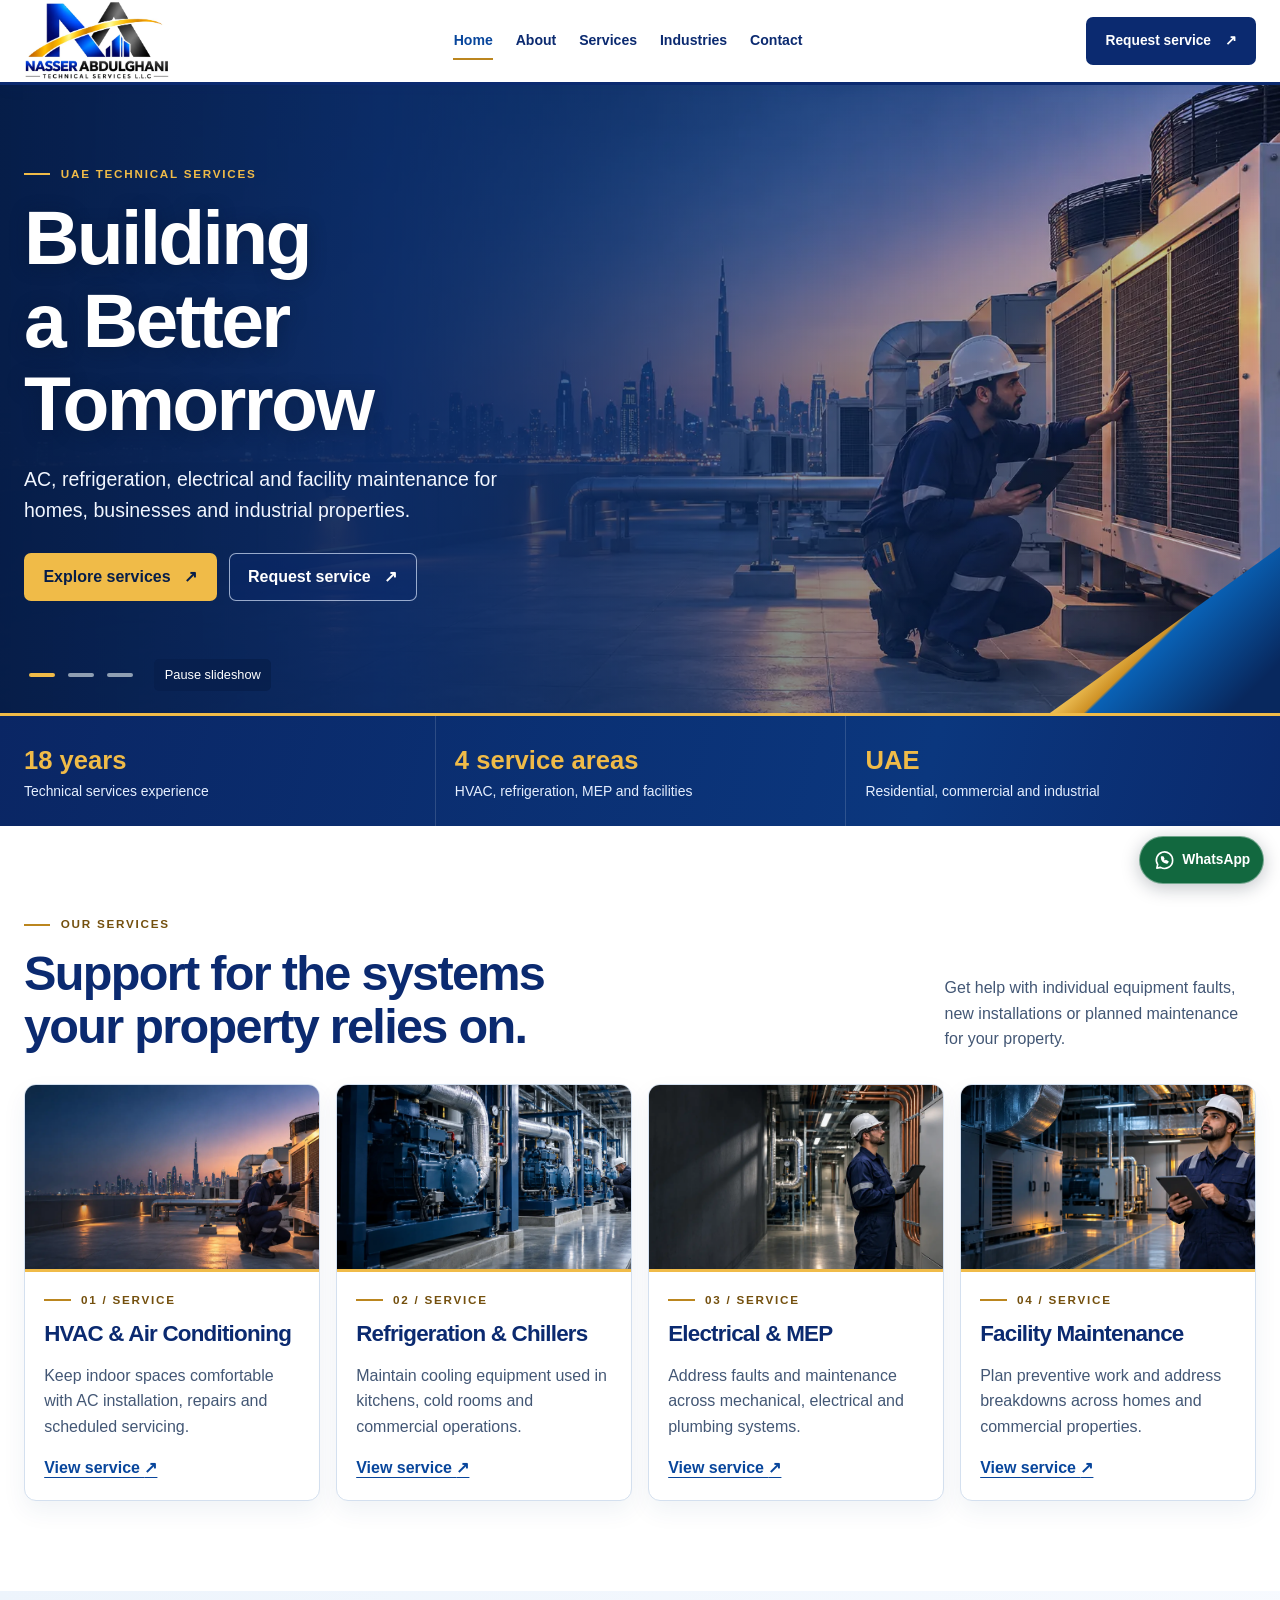
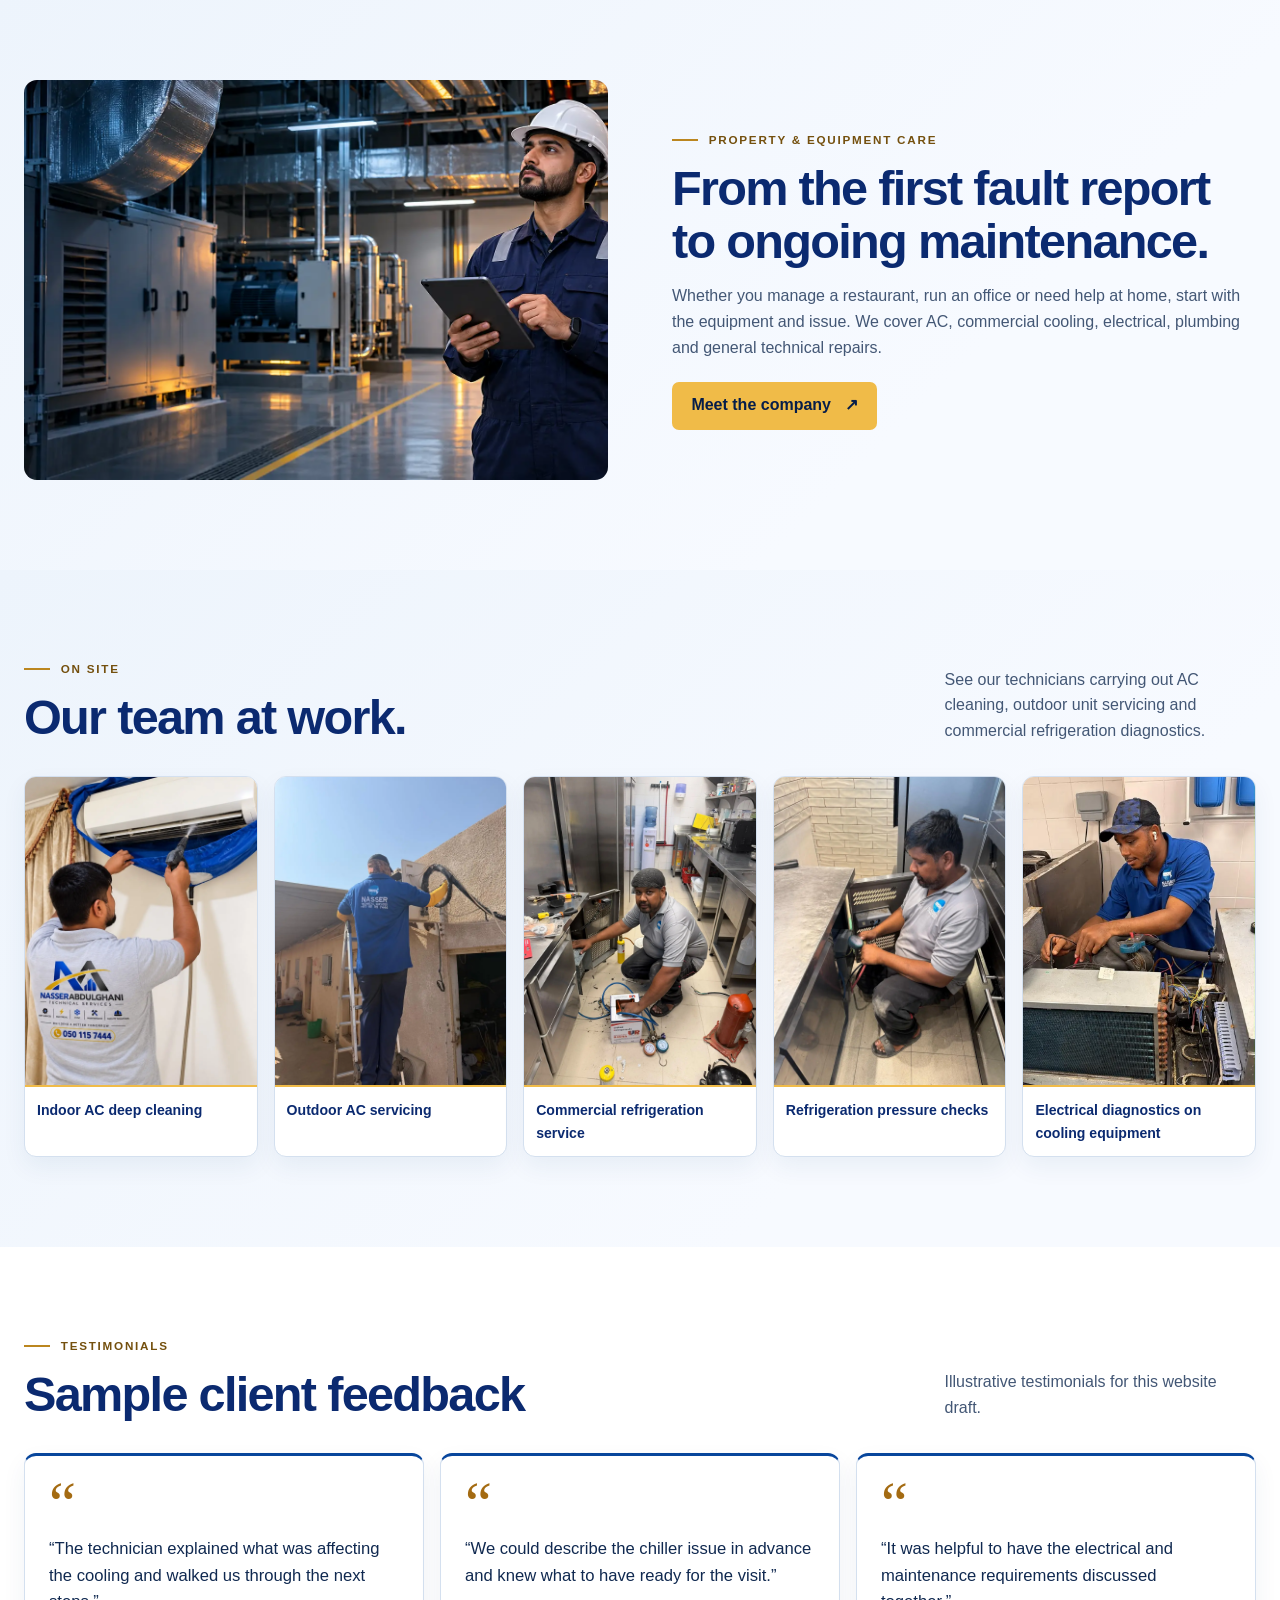
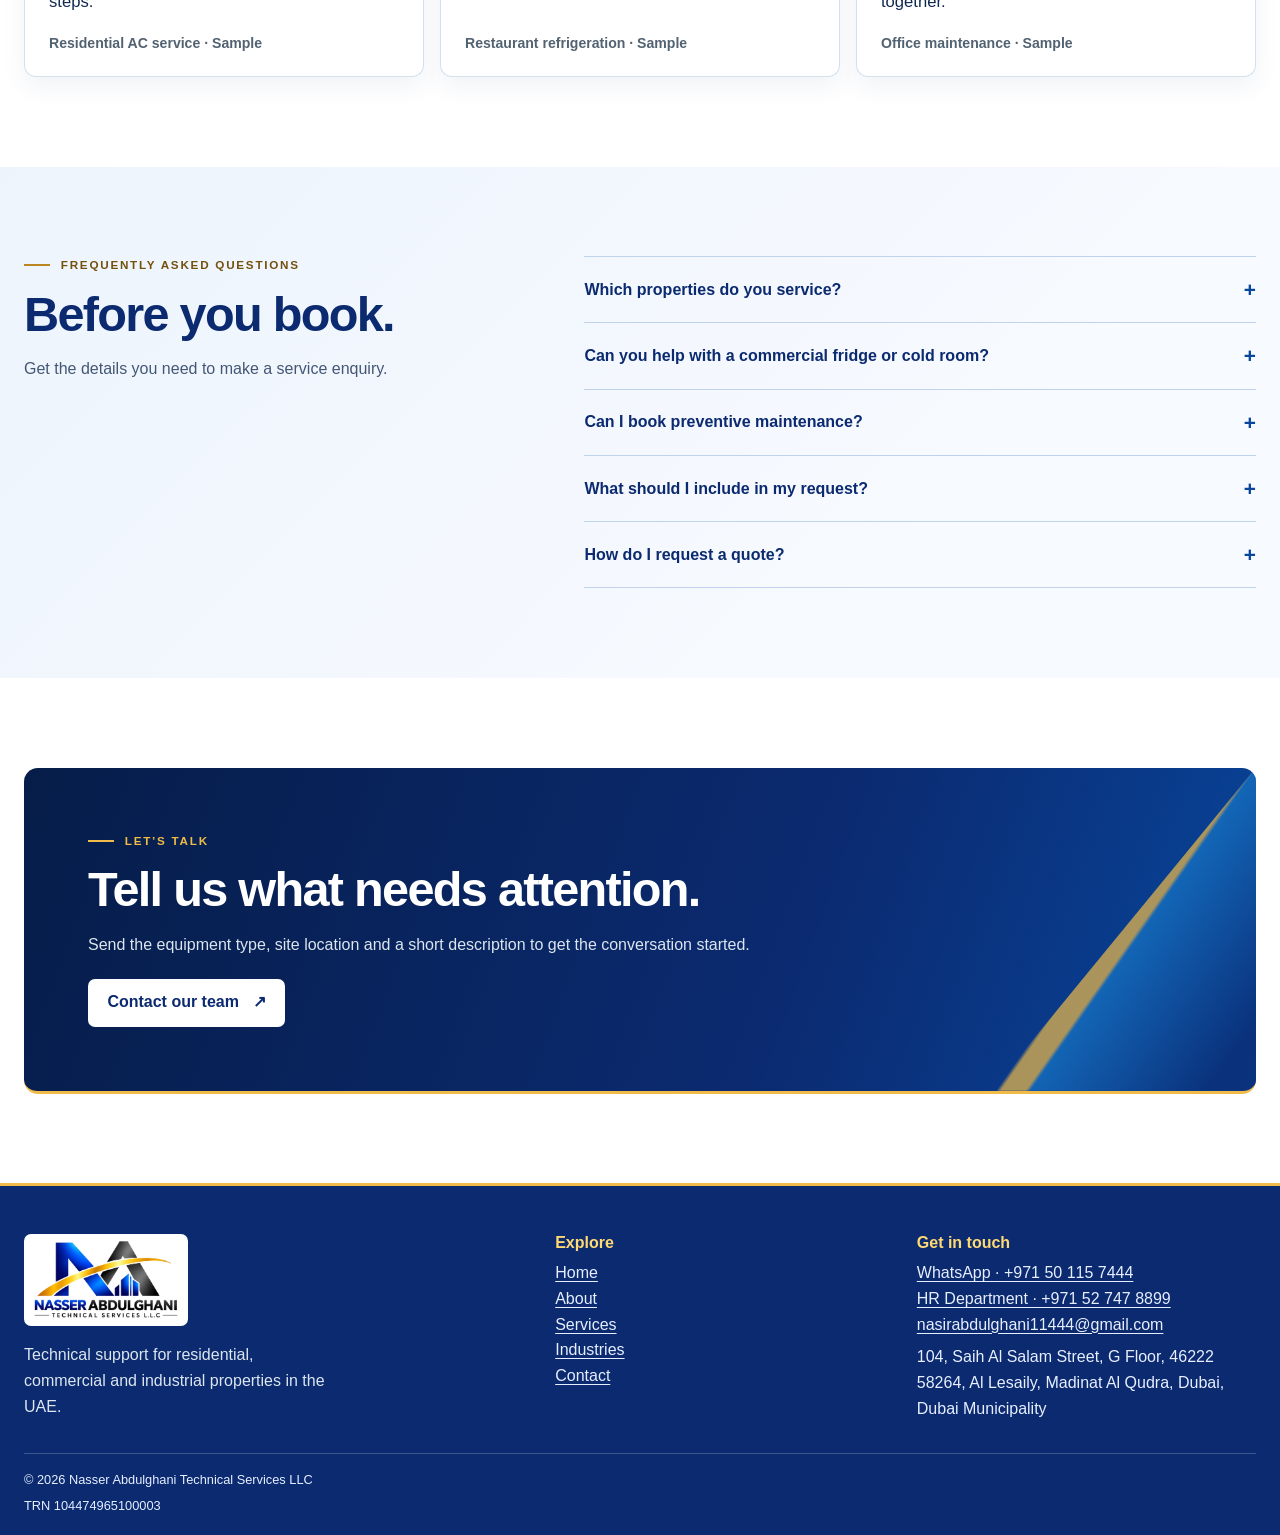
<file: index.html>
<!doctype html>
<html lang="en"><head><meta charset="utf-8"><meta name="viewport" content="width=device-width, initial-scale=1"><meta name="description" content="UAE technical services for AC, refrigeration, electrical, MEP and facility maintenance."><meta name="theme-color" content="#0b2a70"><title>Home | Nasser Abdulghani Technical Services LLC</title><link rel="icon" href="assets/favicon.png" type="image/png"><link rel="stylesheet" href="styles.css"><script src="script.js" defer></script></head>
<body><a class="skip" href="#main">Skip to content</a><header class="header"><div class="wrap head"><a class="brand" href="index.html"><img class="company-logo" src="assets/company-logo.webp" alt="Nasser Abdulghani Technical Services LLC" width="880" height="485"></a><button class="menu" type="button" aria-controls="nav" aria-expanded="false">Menu <span aria-hidden="true">☰</span></button><nav id="nav" aria-label="Main navigation"><a href="index.html" aria-current="page">Home</a><a href="about.html">About</a><a href="services.html">Services</a><a href="industries.html">Industries</a><a href="contact.html">Contact</a></nav><a class="button header-cta" href="contact.html">Request service <span aria-hidden="true">↗</span></a></div></header>
<main id="main"><section class="carousel" aria-roledescription="carousel" aria-label="Featured technical services"><div class="slide photo hvac" data-slide ><div class="wrap slide-inner"><p class="eyebrow">UAE TECHNICAL SERVICES</p><h1>Building a Better Tomorrow</h1><p class="lede">AC, refrigeration, electrical and facility maintenance for homes, businesses and industrial properties.</p><div class="actions"><a class="button " href="services.html">Explore services <span aria-hidden="true">↗</span></a><a class="button outline" href="contact.html">Request service <span aria-hidden="true">↗</span></a></div></div></div><div class="slide photo chiller" data-slide hidden><div class="wrap slide-inner"><p class="eyebrow">REFRIGERATION & CHILLERS</p><h2>Cooling your business depends on.</h2><p class="lede">Service for commercial fridges, cold rooms, table chillers and water chillers.</p><div class="actions"><a class="button " href="services.html">Explore services <span aria-hidden="true">↗</span></a><a class="button outline" href="contact.html">Request service <span aria-hidden="true">↗</span></a></div></div></div><div class="slide photo mep" data-slide hidden><div class="wrap slide-inner"><p class="eyebrow">ELECTRICAL, MEP & FACILITIES</p><h2>Support that keeps properties running.</h2><p class="lede">From electrical troubleshooting to preventive maintenance, get help with the systems you use every day.</p><div class="actions"><a class="button " href="services.html">Explore services <span aria-hidden="true">↗</span></a><a class="button outline" href="contact.html">Request service <span aria-hidden="true">↗</span></a></div></div></div><div class="wrap carousel-bar"><div class="slide-select"><button type="button" data-pick="0" aria-label="Show slide 1" aria-pressed="true"></button><button type="button" data-pick="1" aria-label="Show slide 2" aria-pressed="false"></button><button type="button" data-pick="2" aria-label="Show slide 3" aria-pressed="false"></button></div><button class="pause" type="button" data-pause>Pause slideshow</button></div></section><div class="facts"><div class="wrap facts-grid"><div><strong>18 years</strong><span>Technical services experience</span></div><div><strong>4 service areas</strong><span>HVAC, refrigeration, MEP and facilities</span></div><div><strong>UAE</strong><span>Residential, commercial and industrial</span></div></div></div>
<section class="wrap section"><div class="section-head"><div><p class="eyebrow">OUR SERVICES</p><h2>Support for the systems<br>your property relies on.</h2></div><p>Get help with individual equipment faults, new installations or planned maintenance for your property.</p></div><div class="service-grid"><article class="service-card"><img src="assets/hvac.webp" alt="Illustrative view of hvac & air conditioning" loading="lazy" width="1774" height="887"><div class="card-content"><p class="eyebrow">01 / SERVICE</p><h3>HVAC & Air Conditioning</h3><p>Keep indoor spaces comfortable with AC installation, repairs and scheduled servicing.</p><a class="text-link" href="services.html#hvac">View service <span aria-hidden="true">↗</span></a></div></article><article class="service-card"><img src="assets/chiller.webp" alt="Illustrative view of refrigeration & chillers" loading="lazy" width="1774" height="887"><div class="card-content"><p class="eyebrow">02 / SERVICE</p><h3>Refrigeration & Chillers</h3><p>Maintain cooling equipment used in kitchens, cold rooms and commercial operations.</p><a class="text-link" href="services.html#chiller">View service <span aria-hidden="true">↗</span></a></div></article><article class="service-card"><img src="assets/mep.webp" alt="Illustrative view of electrical & mep" loading="lazy" width="1672" height="941"><div class="card-content"><p class="eyebrow">03 / SERVICE</p><h3>Electrical & MEP</h3><p>Address faults and maintenance across mechanical, electrical and plumbing systems.</p><a class="text-link" href="services.html#mep">View service <span aria-hidden="true">↗</span></a></div></article><article class="service-card"><img src="assets/facility.webp" alt="Illustrative view of facility maintenance" loading="lazy" width="1752" height="897"><div class="card-content"><p class="eyebrow">04 / SERVICE</p><h3>Facility Maintenance</h3><p>Plan preventive work and address breakdowns across homes and commercial properties.</p><a class="text-link" href="services.html#facility">View service <span aria-hidden="true">↗</span></a></div></article></div></section>
<section class="band"><div class="wrap split section"><img src="assets/facility.webp" alt="Illustrative facility maintenance inspection" loading="lazy" width="1752" height="897"><div><p class="eyebrow">PROPERTY & EQUIPMENT CARE</p><h2>From the first fault report to ongoing maintenance.</h2><p>Whether you manage a restaurant, run an office or need help at home, start with the equipment and issue. We cover AC, commercial cooling, electrical, plumbing and general technical repairs.</p><a class="button " href="about.html">Meet the company <span aria-hidden="true">↗</span></a></div></div></section>
<section class="band"><div class="wrap section"><div class="section-head"><div><p class="eyebrow">ON SITE</p><h2>Our team at work.</h2></div><p>See our technicians carrying out AC cleaning, outdoor unit servicing and commercial refrigeration diagnostics.</p></div><div class="work-grid"><figure><img class="work-photo indoor-ac-cleaning" src="assets/indoor-ac-cleaning.webp" alt="Technician deep cleaning a wall-mounted indoor AC unit" loading="lazy" width="960" height="1280"><figcaption>Indoor AC deep cleaning</figcaption></figure><figure><img class="work-photo outdoor-ac-service" src="assets/outdoor-ac-service.webp" alt="Technician servicing an outdoor air-conditioning unit" loading="lazy" width="960" height="1280"><figcaption>Outdoor AC servicing</figcaption></figure><figure><img class="work-photo commercial-fridge-service" src="assets/commercial-fridge-service.webp" alt="Technician servicing refrigeration equipment in a commercial kitchen" loading="lazy" width="1200" height="1600"><figcaption>Commercial refrigeration service</figcaption></figure><figure><img class="work-photo refrigeration-diagnostics" src="assets/refrigeration-diagnostics.webp" alt="Technician using a pressure gauge on commercial refrigeration equipment" loading="lazy" width="960" height="1280"><figcaption>Refrigeration pressure checks</figcaption></figure><figure><img class="work-photo equipment-diagnostics" src="assets/equipment-diagnostics.webp" alt="Technician using a meter to troubleshoot cooling equipment" loading="lazy" width="720" height="1280"><figcaption>Electrical diagnostics on cooling equipment</figcaption></figure></div></div></section><section class="wrap section"><div class="section-head"><div><p class="eyebrow">TESTIMONIALS</p><h2>Sample client feedback</h2></div><p>Illustrative testimonials for this website draft.</p></div><div class="review-grid"><figure><span class="quote" aria-hidden="true">“</span><blockquote>“The technician explained what was affecting the cooling and walked us through the next steps.”</blockquote><figcaption>Residential AC service · Sample</figcaption></figure><figure><span class="quote" aria-hidden="true">“</span><blockquote>“We could describe the chiller issue in advance and knew what to have ready for the visit.”</blockquote><figcaption>Restaurant refrigeration · Sample</figcaption></figure><figure><span class="quote" aria-hidden="true">“</span><blockquote>“It was helpful to have the electrical and maintenance requirements discussed together.”</blockquote><figcaption>Office maintenance · Sample</figcaption></figure></div></section>
<section class="band"><div class="wrap section faq"><div><p class="eyebrow">FREQUENTLY ASKED QUESTIONS</p><h2>Before you book.</h2><p>Get the details you need to make a service enquiry.</p></div><div><details><summary>Which properties do you service?</summary><p>We work with residential, commercial and industrial properties. Common enquiries come from homeowners, restaurants, offices and property teams.</p></details><details><summary>Can you help with a commercial fridge or cold room?</summary><p>Yes. The refrigeration service covers commercial fridges, cold rooms, table chillers and water chillers. Share the equipment type and symptoms when you get in touch.</p></details><details><summary>Can I book preventive maintenance?</summary><p>Yes. Tell us which equipment or systems need attention and whether you have a preferred service schedule.</p></details><details><summary>What should I include in my request?</summary><p>Share your area, property type, equipment details, and what you are experiencing. Photos, model numbers and error codes help the team understand the issue.</p></details><details><summary>How do I request a quote?</summary><p>Message the team on WhatsApp with the scope and location. The team can confirm what information or inspection is needed to prepare a quote.</p></details></div></div></section><section class="wrap section"><div class="cta"><p class="eyebrow">LET’S TALK</p><h2>Tell us what needs attention.</h2><p>Send the equipment type, site location and a short description to get the conversation started.</p><a class="button light" href="contact.html">Contact our team <span aria-hidden="true">↗</span></a></div></section></main>
<footer><div class="wrap footer-grid"><div><a class="brand" href="index.html"><img class="company-logo" src="assets/company-logo.webp" alt="Nasser Abdulghani Technical Services LLC" width="880" height="485"></a><p>Technical support for residential, commercial and industrial properties in the UAE.</p></div><div><h2>Explore</h2><div class="foot-links"><a href="index.html" aria-current="page">Home</a><a href="about.html">About</a><a href="services.html">Services</a><a href="industries.html">Industries</a><a href="contact.html">Contact</a></div></div><div><h2>Get in touch</h2><a href="https://wa.me/971501157444">WhatsApp · +971 50 115 7444</a><a class="phone-only" href="tel:+97145474777">Office · +971 4 547 4777</a><a href="tel:+971527478899">HR Department · +971 52 747 8899</a><a href="mailto:nasirabdulghani11444@gmail.com">nasirabdulghani11444@gmail.com</a><address>104, Saih Al Salam Street, G Floor, 46222 58264, Al Lesaily, Madinat Al Qudra, Dubai, Dubai Municipality</address></div></div><div class="wrap legal">© <span data-year></span> Nasser Abdulghani Technical Services LLC <span class="tax-id">TRN 104474965100003</span></div></footer>
<aside class="quick" aria-label="Quick contact"><a class="quick-call phone-only" href="tel:+971501157444" aria-label="Call +971 50 115 7444"><svg viewBox="0 0 24 24" width="23" height="23" fill="none" stroke="currentColor" stroke-width="1.7" stroke-linecap="round" stroke-linejoin="round" aria-hidden="true"><path d="M22 16.9v3a2 2 0 0 1-2.2 2A18 18 0 0 1 3 5.2 2 2 0 0 1 5 3h3a2 2 0 0 1 2 1.7l.5 3a2 2 0 0 1-.5 2.1l-1.3 1.3a14 14 0 0 0 4.3 4.3l1.3-1.3a2 2 0 0 1 2.1-.5l3 .5A2 2 0 0 1 22 16.9z"/></svg><span>Call</span></a><a class="quick-chat" href="https://wa.me/971501157444" aria-label="Chat on WhatsApp"><svg viewBox="0 0 24 24" width="23" height="23" fill="none" stroke="currentColor" stroke-width="1.7" stroke-linecap="round" stroke-linejoin="round" aria-hidden="true"><path d="M20.5 11.7a8.5 8.5 0 0 1-12.6 7.5L4 20l.9-3.8a8.5 8.5 0 1 1 15.6-4.5z"/><path d="M9 8.5c.1 3.3 2.3 5.5 5.5 6l1-1.3-2-1-1 1a6 6 0 0 1-2-2l.7-.9-.9-2z"/></svg><span>WhatsApp</span></a></aside>
</body></html>
</file>
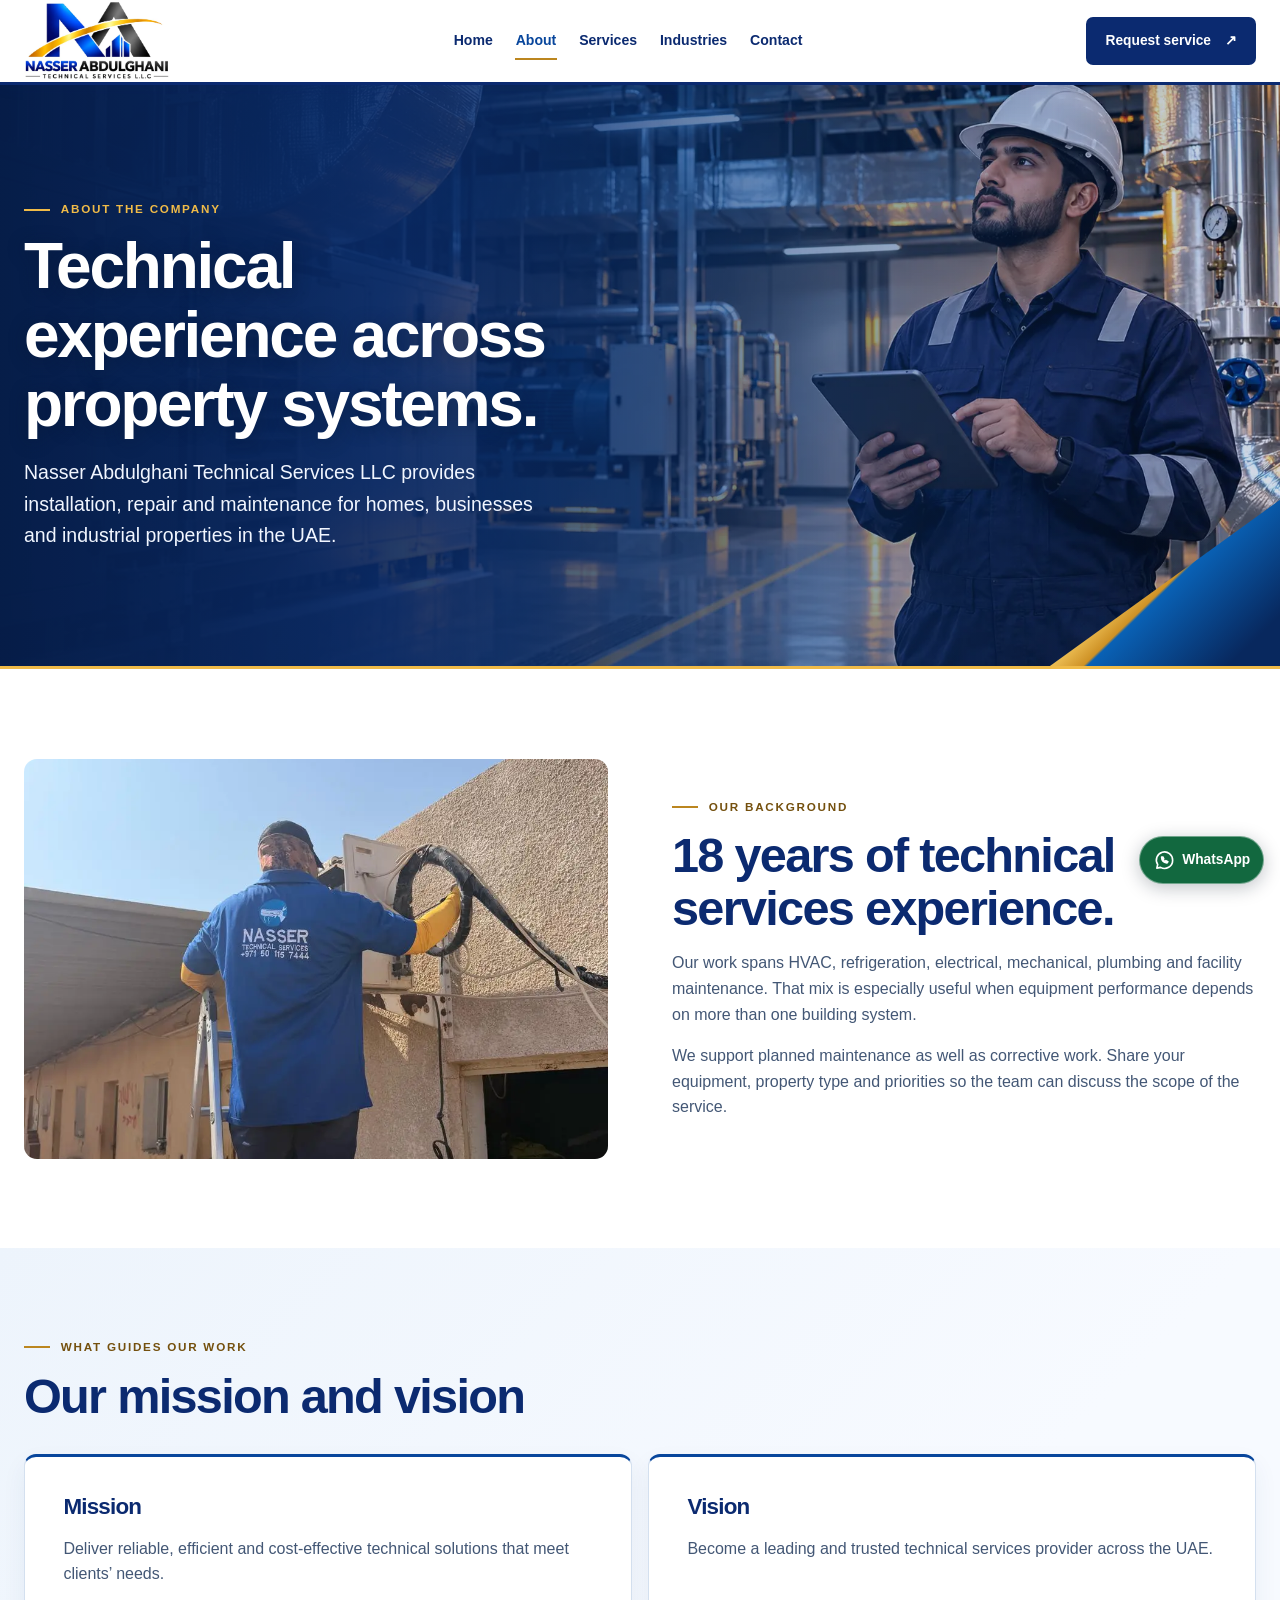
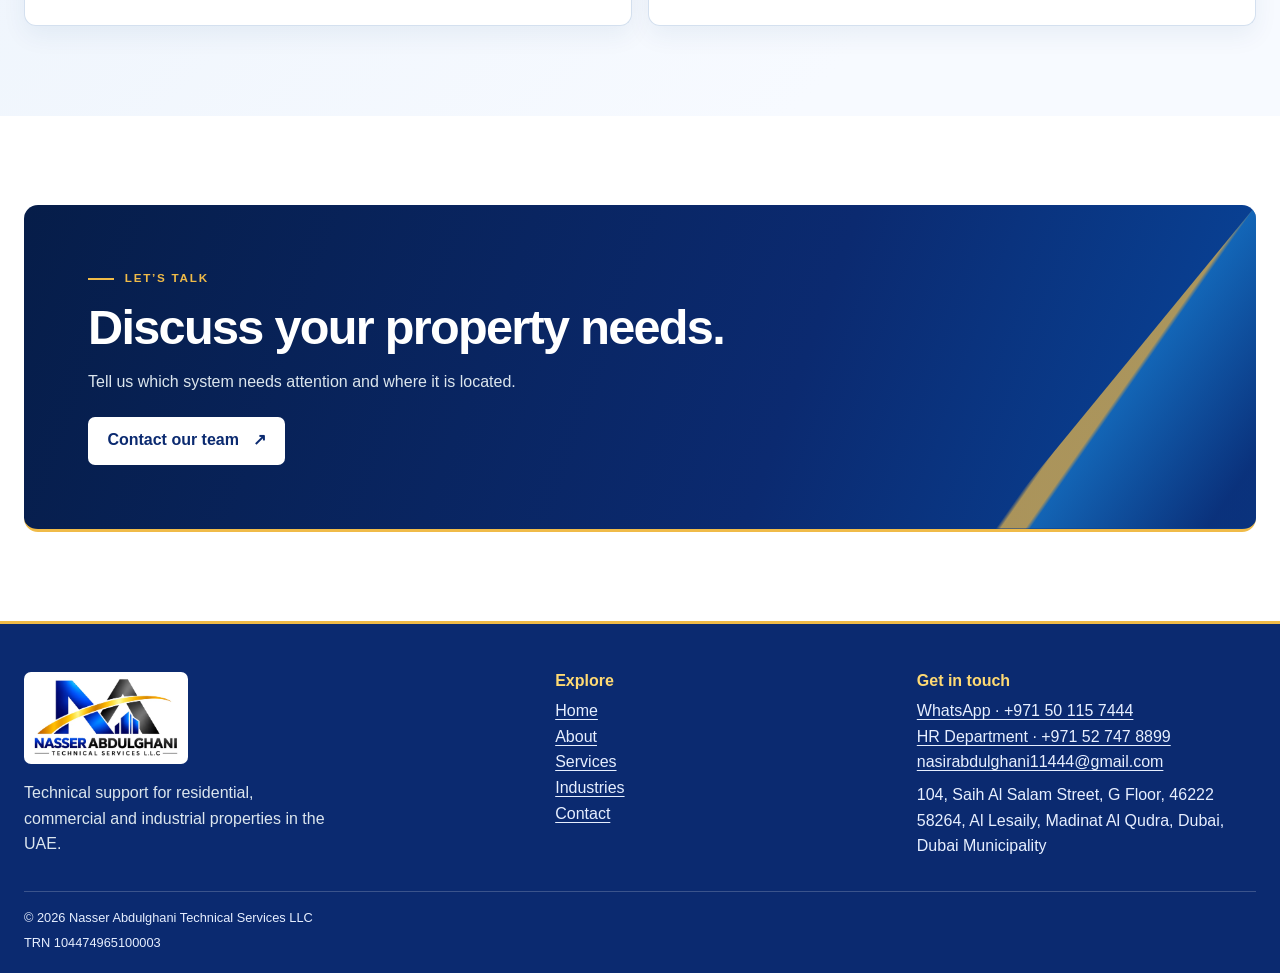
<file: about.html>
<!doctype html>
<html lang="en"><head><meta charset="utf-8"><meta name="viewport" content="width=device-width, initial-scale=1"><meta name="description" content="Learn about our UAE technical services experience, mission and vision."><meta name="theme-color" content="#0b2a70"><title>About | Nasser Abdulghani Technical Services LLC</title><link rel="icon" href="assets/favicon.png" type="image/png"><link rel="stylesheet" href="styles.css"><script src="script.js" defer></script></head>
<body><a class="skip" href="#main">Skip to content</a><header class="header"><div class="wrap head"><a class="brand" href="index.html"><img class="company-logo" src="assets/company-logo.webp" alt="Nasser Abdulghani Technical Services LLC" width="880" height="485"></a><button class="menu" type="button" aria-controls="nav" aria-expanded="false">Menu <span aria-hidden="true">☰</span></button><nav id="nav" aria-label="Main navigation"><a href="index.html">Home</a><a href="about.html" aria-current="page">About</a><a href="services.html">Services</a><a href="industries.html">Industries</a><a href="contact.html">Contact</a></nav><a class="button header-cta" href="contact.html">Request service <span aria-hidden="true">↗</span></a></div></header>
<main id="main"><section class="subhero photo facility"><div class="wrap"><p class="eyebrow">ABOUT THE COMPANY</p><h1>Technical experience across property systems.</h1><p class="lede">Nasser Abdulghani Technical Services LLC provides installation, repair and maintenance for homes, businesses and industrial properties in the UAE.</p></div></section><section class="wrap section split"><img class="work-photo outdoor-ac-service" src="assets/outdoor-ac-service.webp" alt="Technician servicing an outdoor air-conditioning unit" loading="lazy" width="960" height="1280"><div><p class="eyebrow">OUR BACKGROUND</p><h2>18 years of technical services experience.</h2><p>Our work spans HVAC, refrigeration, electrical, mechanical, plumbing and facility maintenance. That mix is especially useful when equipment performance depends on more than one building system.</p><p>We support planned maintenance as well as corrective work. Share your equipment, property type and priorities so the team can discuss the scope of the service.</p></div></section><section class="band"><div class="wrap section"><div class="section-head"><div><p class="eyebrow">WHAT GUIDES OUR WORK</p><h2>Our mission and vision</h2></div></div><div class="tile-grid two"><article><h3>Mission</h3><p>Deliver reliable, efficient and cost-effective technical solutions that meet clients’ needs.</p></article><article><h3>Vision</h3><p>Become a leading and trusted technical services provider across the UAE.</p></article></div></div></section><section class="wrap section"><div class="cta"><p class="eyebrow">LET’S TALK</p><h2>Discuss your property needs.</h2><p>Tell us which system needs attention and where it is located.</p><a class="button light" href="contact.html">Contact our team <span aria-hidden="true">↗</span></a></div></section></main>
<footer><div class="wrap footer-grid"><div><a class="brand" href="index.html"><img class="company-logo" src="assets/company-logo.webp" alt="Nasser Abdulghani Technical Services LLC" width="880" height="485"></a><p>Technical support for residential, commercial and industrial properties in the UAE.</p></div><div><h2>Explore</h2><div class="foot-links"><a href="index.html">Home</a><a href="about.html" aria-current="page">About</a><a href="services.html">Services</a><a href="industries.html">Industries</a><a href="contact.html">Contact</a></div></div><div><h2>Get in touch</h2><a href="https://wa.me/971501157444">WhatsApp · +971 50 115 7444</a><a class="phone-only" href="tel:+97145474777">Office · +971 4 547 4777</a><a href="tel:+971527478899">HR Department · +971 52 747 8899</a><a href="mailto:nasirabdulghani11444@gmail.com">nasirabdulghani11444@gmail.com</a><address>104, Saih Al Salam Street, G Floor, 46222 58264, Al Lesaily, Madinat Al Qudra, Dubai, Dubai Municipality</address></div></div><div class="wrap legal">© <span data-year></span> Nasser Abdulghani Technical Services LLC <span class="tax-id">TRN 104474965100003</span></div></footer>
<aside class="quick" aria-label="Quick contact"><a class="quick-call phone-only" href="tel:+971501157444" aria-label="Call +971 50 115 7444"><svg viewBox="0 0 24 24" width="23" height="23" fill="none" stroke="currentColor" stroke-width="1.7" stroke-linecap="round" stroke-linejoin="round" aria-hidden="true"><path d="M22 16.9v3a2 2 0 0 1-2.2 2A18 18 0 0 1 3 5.2 2 2 0 0 1 5 3h3a2 2 0 0 1 2 1.7l.5 3a2 2 0 0 1-.5 2.1l-1.3 1.3a14 14 0 0 0 4.3 4.3l1.3-1.3a2 2 0 0 1 2.1-.5l3 .5A2 2 0 0 1 22 16.9z"/></svg><span>Call</span></a><a class="quick-chat" href="https://wa.me/971501157444" aria-label="Chat on WhatsApp"><svg viewBox="0 0 24 24" width="23" height="23" fill="none" stroke="currentColor" stroke-width="1.7" stroke-linecap="round" stroke-linejoin="round" aria-hidden="true"><path d="M20.5 11.7a8.5 8.5 0 0 1-12.6 7.5L4 20l.9-3.8a8.5 8.5 0 1 1 15.6-4.5z"/><path d="M9 8.5c.1 3.3 2.3 5.5 5.5 6l1-1.3-2-1-1 1a6 6 0 0 1-2-2l.7-.9-.9-2z"/></svg><span>WhatsApp</span></a></aside>
</body></html>
</file>
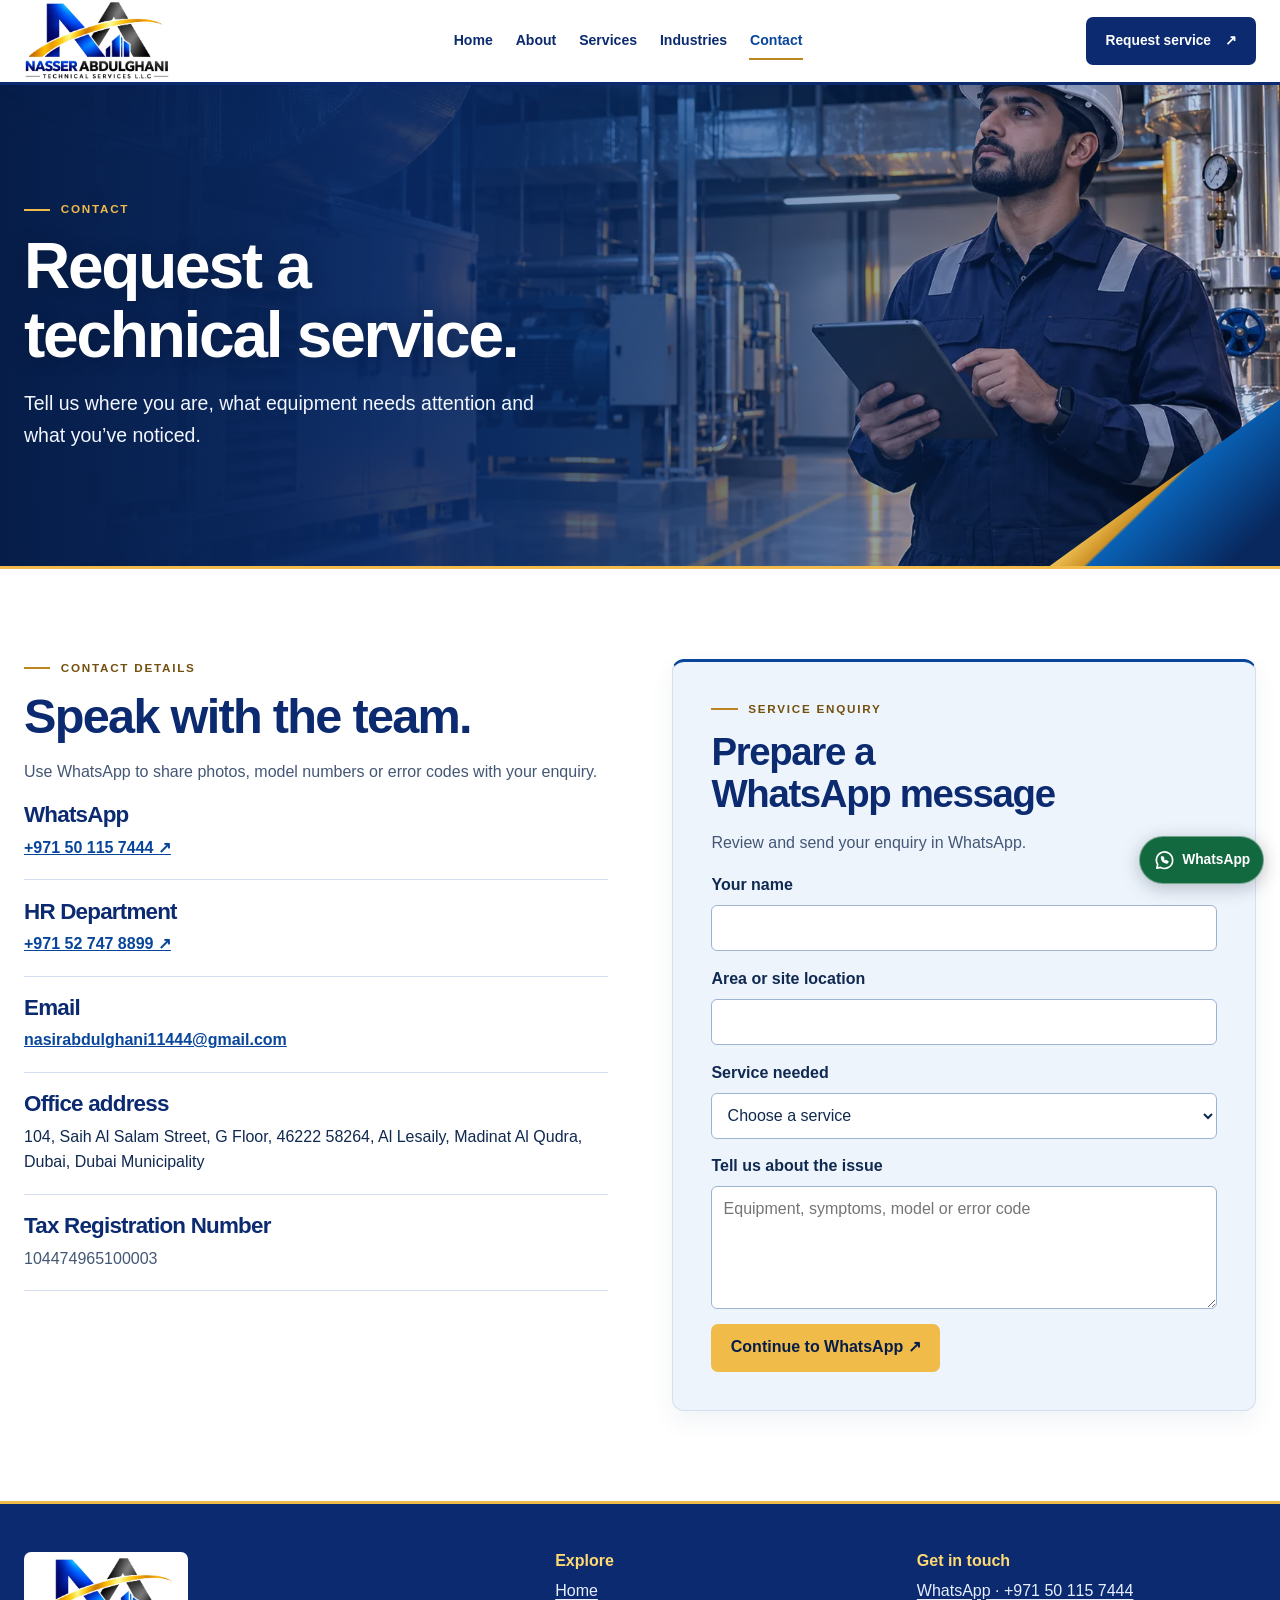
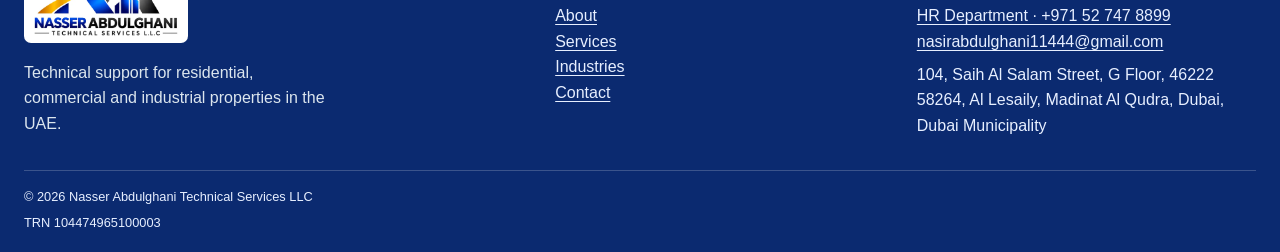
<file: contact.html>
<!doctype html>
<html lang="en"><head><meta charset="utf-8"><meta name="viewport" content="width=device-width, initial-scale=1"><meta name="description" content="Contact Nasser Abdulghani Technical Services LLC and prepare a WhatsApp service enquiry."><meta name="theme-color" content="#0b2a70"><title>Contact | Nasser Abdulghani Technical Services LLC</title><link rel="icon" href="assets/favicon.png" type="image/png"><link rel="stylesheet" href="styles.css"><script src="script.js" defer></script></head>
<body><a class="skip" href="#main">Skip to content</a><header class="header"><div class="wrap head"><a class="brand" href="index.html"><img class="company-logo" src="assets/company-logo.webp" alt="Nasser Abdulghani Technical Services LLC" width="880" height="485"></a><button class="menu" type="button" aria-controls="nav" aria-expanded="false">Menu <span aria-hidden="true">☰</span></button><nav id="nav" aria-label="Main navigation"><a href="index.html">Home</a><a href="about.html">About</a><a href="services.html">Services</a><a href="industries.html">Industries</a><a href="contact.html" aria-current="page">Contact</a></nav><a class="button header-cta" href="contact.html">Request service <span aria-hidden="true">↗</span></a></div></header>
<main id="main"><section class="subhero photo facility"><div class="wrap"><p class="eyebrow">CONTACT</p><h1>Request a technical service.</h1><p class="lede">Tell us where you are, what equipment needs attention and what you’ve noticed.</p></div></section><section class="wrap section contact-grid"><div><p class="eyebrow">CONTACT DETAILS</p><h2>Speak with the team.</h2><p>Use WhatsApp to share photos, model numbers or error codes with your enquiry.</p><div class="contact-method"><h3>WhatsApp</h3><a href="https://wa.me/971501157444">+971 50 115 7444 ↗</a></div><div class="contact-method phone-only"><h3>Call the mobile</h3><a href="tel:+971501157444">+971 50 115 7444 ↗</a></div><div class="contact-method phone-only"><h3>Call the office</h3><a href="tel:+97145474777">+971 4 547 4777 ↗</a></div><div class="contact-method"><h3>HR Department</h3><a href="tel:+971527478899">+971 52 747 8899 ↗</a></div><div class="contact-method"><h3>Email</h3><a href="mailto:nasirabdulghani11444@gmail.com">nasirabdulghani11444@gmail.com</a></div><div class="contact-method"><h3>Office address</h3><address>104, Saih Al Salam Street, G Floor, 46222 58264, Al Lesaily, Madinat Al Qudra, Dubai, Dubai Municipality</address></div><div class="contact-method"><h3>Tax Registration Number</h3><p>104474965100003</p></div></div><div class="form-card"><p class="eyebrow">SERVICE ENQUIRY</p><h2>Prepare a WhatsApp message</h2><p>Review and send your enquiry in WhatsApp.</p><form data-enquiry><label for="name">Your name</label><input id="name" name="name" autocomplete="name" required maxlength="100"><label for="area">Area or site location</label><input id="area" name="area" required maxlength="140"><label for="service">Service needed</label><select id="service" name="service" required><option value="">Choose a service</option><option>HVAC & Air Conditioning</option><option>Refrigeration & Chillers</option><option>Electrical & MEP</option><option>Facility Maintenance</option><option>Other technical enquiry</option></select><label for="details">Tell us about the issue</label><textarea id="details" name="details" rows="4" required maxlength="800" placeholder="Equipment, symptoms, model or error code"></textarea><button class="button" type="submit">Continue to WhatsApp ↗</button></form><noscript><p><a class="text-link" href="https://wa.me/971501157444">Open WhatsApp directly</a></p></noscript></div></section></main>
<footer><div class="wrap footer-grid"><div><a class="brand" href="index.html"><img class="company-logo" src="assets/company-logo.webp" alt="Nasser Abdulghani Technical Services LLC" width="880" height="485"></a><p>Technical support for residential, commercial and industrial properties in the UAE.</p></div><div><h2>Explore</h2><div class="foot-links"><a href="index.html">Home</a><a href="about.html">About</a><a href="services.html">Services</a><a href="industries.html">Industries</a><a href="contact.html" aria-current="page">Contact</a></div></div><div><h2>Get in touch</h2><a href="https://wa.me/971501157444">WhatsApp · +971 50 115 7444</a><a class="phone-only" href="tel:+97145474777">Office · +971 4 547 4777</a><a href="tel:+971527478899">HR Department · +971 52 747 8899</a><a href="mailto:nasirabdulghani11444@gmail.com">nasirabdulghani11444@gmail.com</a><address>104, Saih Al Salam Street, G Floor, 46222 58264, Al Lesaily, Madinat Al Qudra, Dubai, Dubai Municipality</address></div></div><div class="wrap legal">© <span data-year></span> Nasser Abdulghani Technical Services LLC <span class="tax-id">TRN 104474965100003</span></div></footer>
<aside class="quick" aria-label="Quick contact"><a class="quick-call phone-only" href="tel:+971501157444" aria-label="Call +971 50 115 7444"><svg viewBox="0 0 24 24" width="23" height="23" fill="none" stroke="currentColor" stroke-width="1.7" stroke-linecap="round" stroke-linejoin="round" aria-hidden="true"><path d="M22 16.9v3a2 2 0 0 1-2.2 2A18 18 0 0 1 3 5.2 2 2 0 0 1 5 3h3a2 2 0 0 1 2 1.7l.5 3a2 2 0 0 1-.5 2.1l-1.3 1.3a14 14 0 0 0 4.3 4.3l1.3-1.3a2 2 0 0 1 2.1-.5l3 .5A2 2 0 0 1 22 16.9z"/></svg><span>Call</span></a><a class="quick-chat" href="https://wa.me/971501157444" aria-label="Chat on WhatsApp"><svg viewBox="0 0 24 24" width="23" height="23" fill="none" stroke="currentColor" stroke-width="1.7" stroke-linecap="round" stroke-linejoin="round" aria-hidden="true"><path d="M20.5 11.7a8.5 8.5 0 0 1-12.6 7.5L4 20l.9-3.8a8.5 8.5 0 1 1 15.6-4.5z"/><path d="M9 8.5c.1 3.3 2.3 5.5 5.5 6l1-1.3-2-1-1 1a6 6 0 0 1-2-2l.7-.9-.9-2z"/></svg><span>WhatsApp</span></a></aside>
</body></html>
</file>
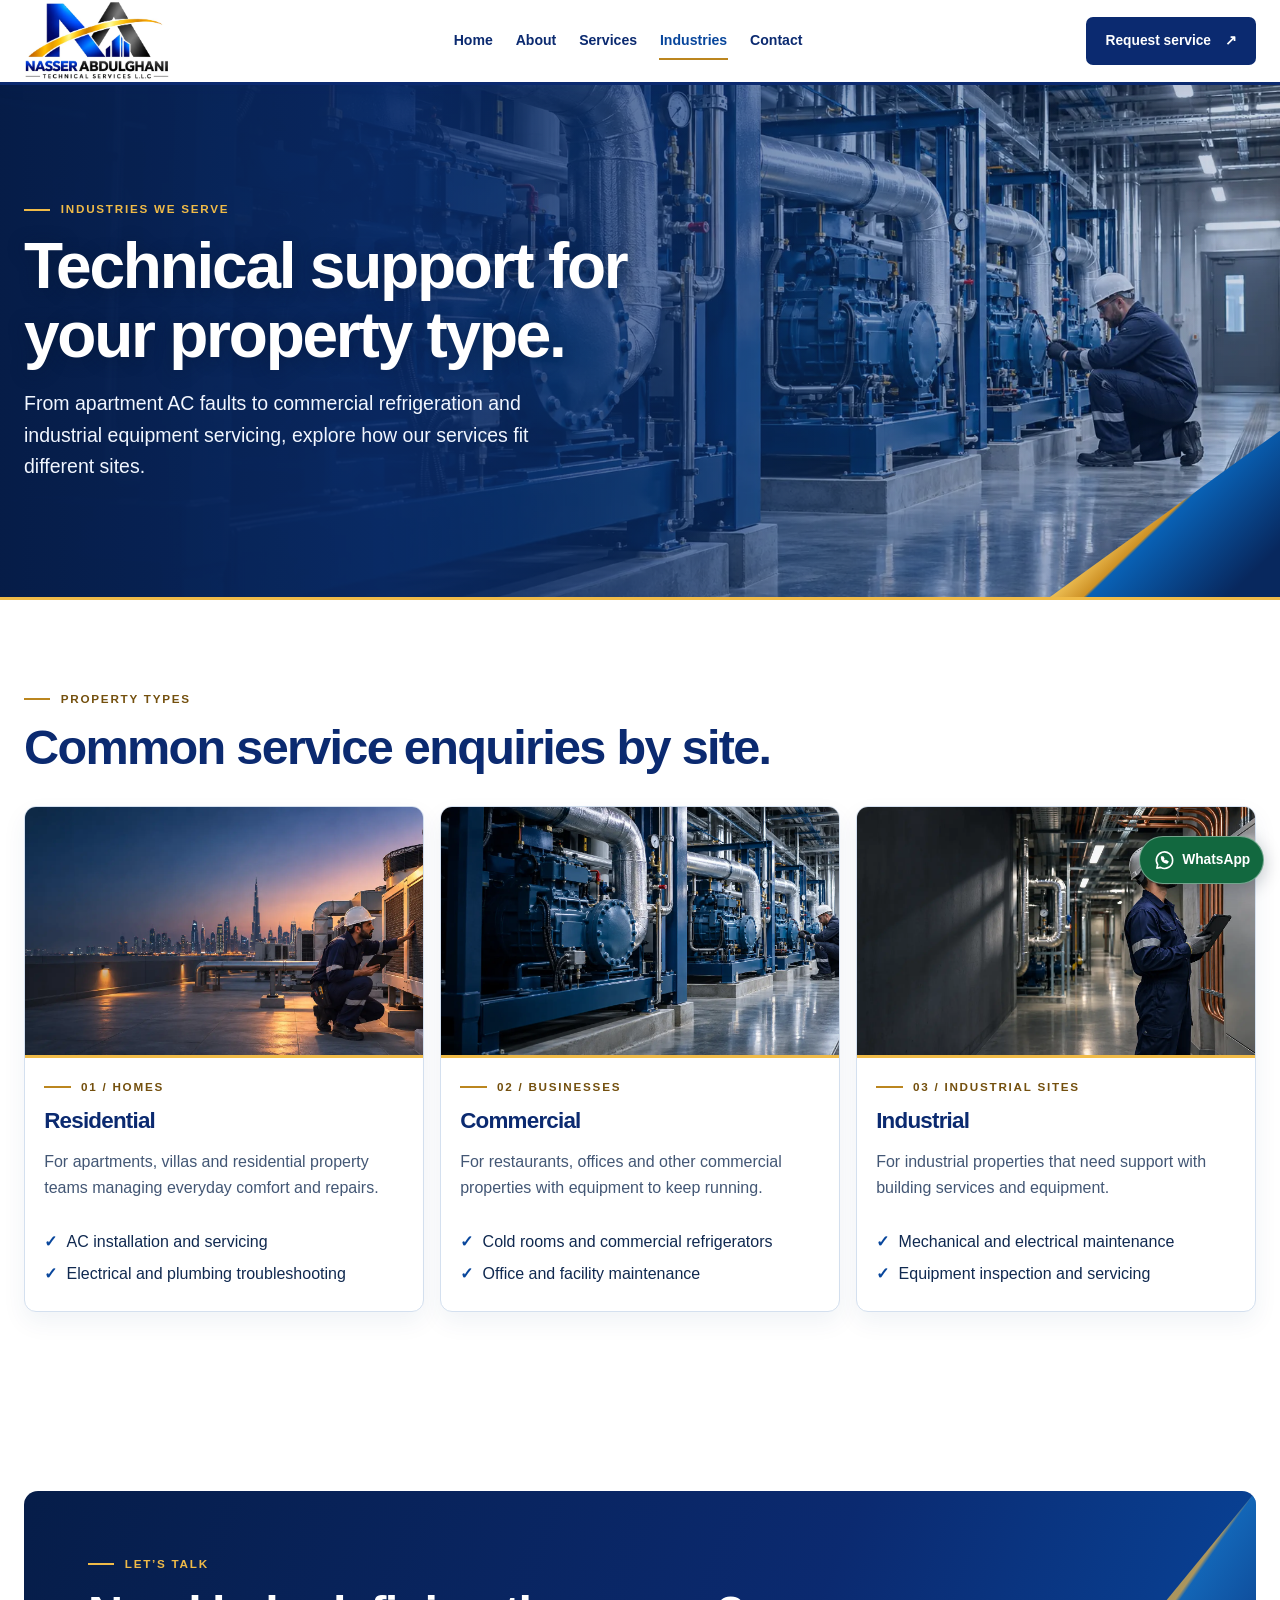
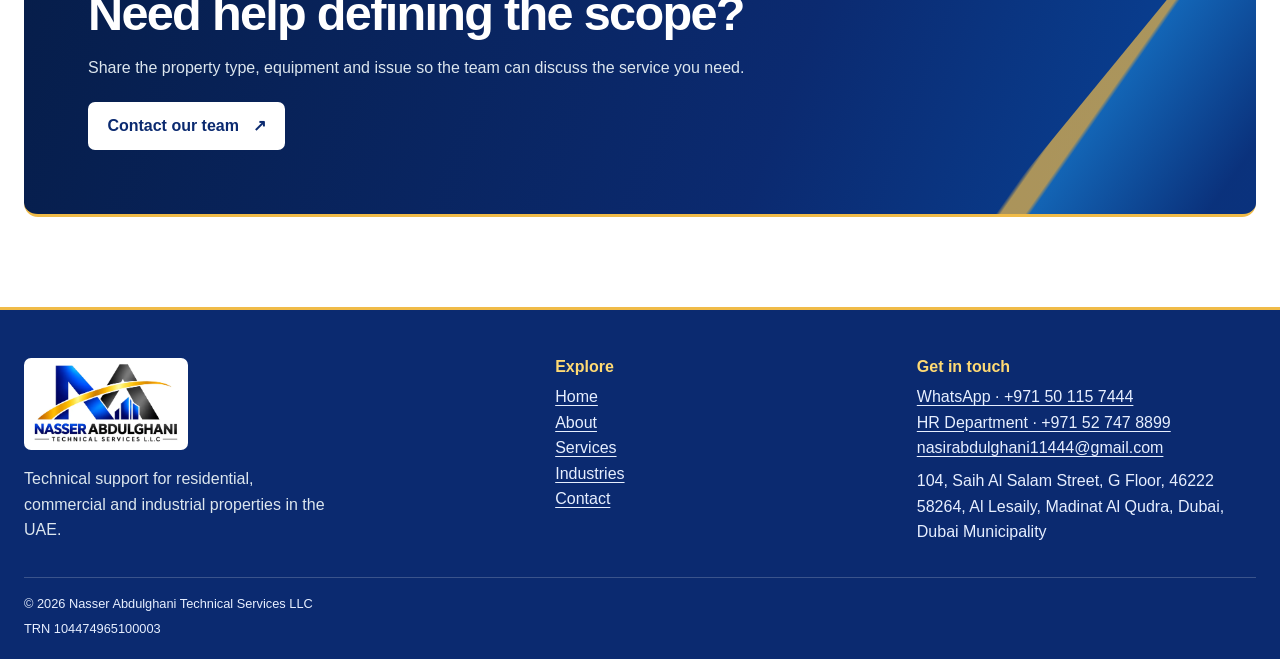
<file: industries.html>
<!doctype html>
<html lang="en"><head><meta charset="utf-8"><meta name="viewport" content="width=device-width, initial-scale=1"><meta name="description" content="Technical maintenance for residential, commercial and industrial properties."><meta name="theme-color" content="#0b2a70"><title>Industries | Nasser Abdulghani Technical Services LLC</title><link rel="icon" href="assets/favicon.png" type="image/png"><link rel="stylesheet" href="styles.css"><script src="script.js" defer></script></head>
<body><a class="skip" href="#main">Skip to content</a><header class="header"><div class="wrap head"><a class="brand" href="index.html"><img class="company-logo" src="assets/company-logo.webp" alt="Nasser Abdulghani Technical Services LLC" width="880" height="485"></a><button class="menu" type="button" aria-controls="nav" aria-expanded="false">Menu <span aria-hidden="true">☰</span></button><nav id="nav" aria-label="Main navigation"><a href="index.html">Home</a><a href="about.html">About</a><a href="services.html">Services</a><a href="industries.html" aria-current="page">Industries</a><a href="contact.html">Contact</a></nav><a class="button header-cta" href="contact.html">Request service <span aria-hidden="true">↗</span></a></div></header>
<main id="main"><section class="subhero photo chiller"><div class="wrap"><p class="eyebrow">INDUSTRIES WE SERVE</p><h1>Technical support for your property type.</h1><p class="lede">From apartment AC faults to commercial refrigeration and industrial equipment servicing, explore how our services fit different sites.</p></div></section><section class="wrap section"><div class="section-head"><div><p class="eyebrow">PROPERTY TYPES</p><h2>Common service enquiries by site.</h2></div></div><div class="service-grid industries"><article class="service-card"><img src="assets/hvac.webp" alt="Illustrative rooftop AC equipment" loading="lazy" width="1774" height="887"><div class="card-content"><p class="eyebrow">01 / HOMES</p><h3>Residential</h3><p>For apartments, villas and residential property teams managing everyday comfort and repairs.</p><ul class="checklist"><li>AC installation and servicing</li><li>Electrical and plumbing troubleshooting</li></ul></div></article><article class="service-card"><img src="assets/chiller.webp" alt="Illustrative commercial refrigeration machinery" loading="lazy" width="1774" height="887"><div class="card-content"><p class="eyebrow">02 / BUSINESSES</p><h3>Commercial</h3><p>For restaurants, offices and other commercial properties with equipment to keep running.</p><ul class="checklist"><li>Cold rooms and commercial refrigerators</li><li>Office and facility maintenance</li></ul></div></article><article class="service-card"><img src="assets/mep.webp" alt="Illustrative electrical controls and technical equipment" loading="lazy" width="1672" height="941"><div class="card-content"><p class="eyebrow">03 / INDUSTRIAL SITES</p><h3>Industrial</h3><p>For industrial properties that need support with building services and equipment.</p><ul class="checklist"><li>Mechanical and electrical maintenance</li><li>Equipment inspection and servicing</li></ul></div></article></div></section><section class="wrap section"><div class="cta"><p class="eyebrow">LET’S TALK</p><h2>Need help defining the scope?</h2><p>Share the property type, equipment and issue so the team can discuss the service you need.</p><a class="button light" href="contact.html">Contact our team <span aria-hidden="true">↗</span></a></div></section></main>
<footer><div class="wrap footer-grid"><div><a class="brand" href="index.html"><img class="company-logo" src="assets/company-logo.webp" alt="Nasser Abdulghani Technical Services LLC" width="880" height="485"></a><p>Technical support for residential, commercial and industrial properties in the UAE.</p></div><div><h2>Explore</h2><div class="foot-links"><a href="index.html">Home</a><a href="about.html">About</a><a href="services.html">Services</a><a href="industries.html" aria-current="page">Industries</a><a href="contact.html">Contact</a></div></div><div><h2>Get in touch</h2><a href="https://wa.me/971501157444">WhatsApp · +971 50 115 7444</a><a class="phone-only" href="tel:+97145474777">Office · +971 4 547 4777</a><a href="tel:+971527478899">HR Department · +971 52 747 8899</a><a href="mailto:nasirabdulghani11444@gmail.com">nasirabdulghani11444@gmail.com</a><address>104, Saih Al Salam Street, G Floor, 46222 58264, Al Lesaily, Madinat Al Qudra, Dubai, Dubai Municipality</address></div></div><div class="wrap legal">© <span data-year></span> Nasser Abdulghani Technical Services LLC <span class="tax-id">TRN 104474965100003</span></div></footer>
<aside class="quick" aria-label="Quick contact"><a class="quick-call phone-only" href="tel:+971501157444" aria-label="Call +971 50 115 7444"><svg viewBox="0 0 24 24" width="23" height="23" fill="none" stroke="currentColor" stroke-width="1.7" stroke-linecap="round" stroke-linejoin="round" aria-hidden="true"><path d="M22 16.9v3a2 2 0 0 1-2.2 2A18 18 0 0 1 3 5.2 2 2 0 0 1 5 3h3a2 2 0 0 1 2 1.7l.5 3a2 2 0 0 1-.5 2.1l-1.3 1.3a14 14 0 0 0 4.3 4.3l1.3-1.3a2 2 0 0 1 2.1-.5l3 .5A2 2 0 0 1 22 16.9z"/></svg><span>Call</span></a><a class="quick-chat" href="https://wa.me/971501157444" aria-label="Chat on WhatsApp"><svg viewBox="0 0 24 24" width="23" height="23" fill="none" stroke="currentColor" stroke-width="1.7" stroke-linecap="round" stroke-linejoin="round" aria-hidden="true"><path d="M20.5 11.7a8.5 8.5 0 0 1-12.6 7.5L4 20l.9-3.8a8.5 8.5 0 1 1 15.6-4.5z"/><path d="M9 8.5c.1 3.3 2.3 5.5 5.5 6l1-1.3-2-1-1 1a6 6 0 0 1-2-2l.7-.9-.9-2z"/></svg><span>WhatsApp</span></a></aside>
</body></html>
</file>
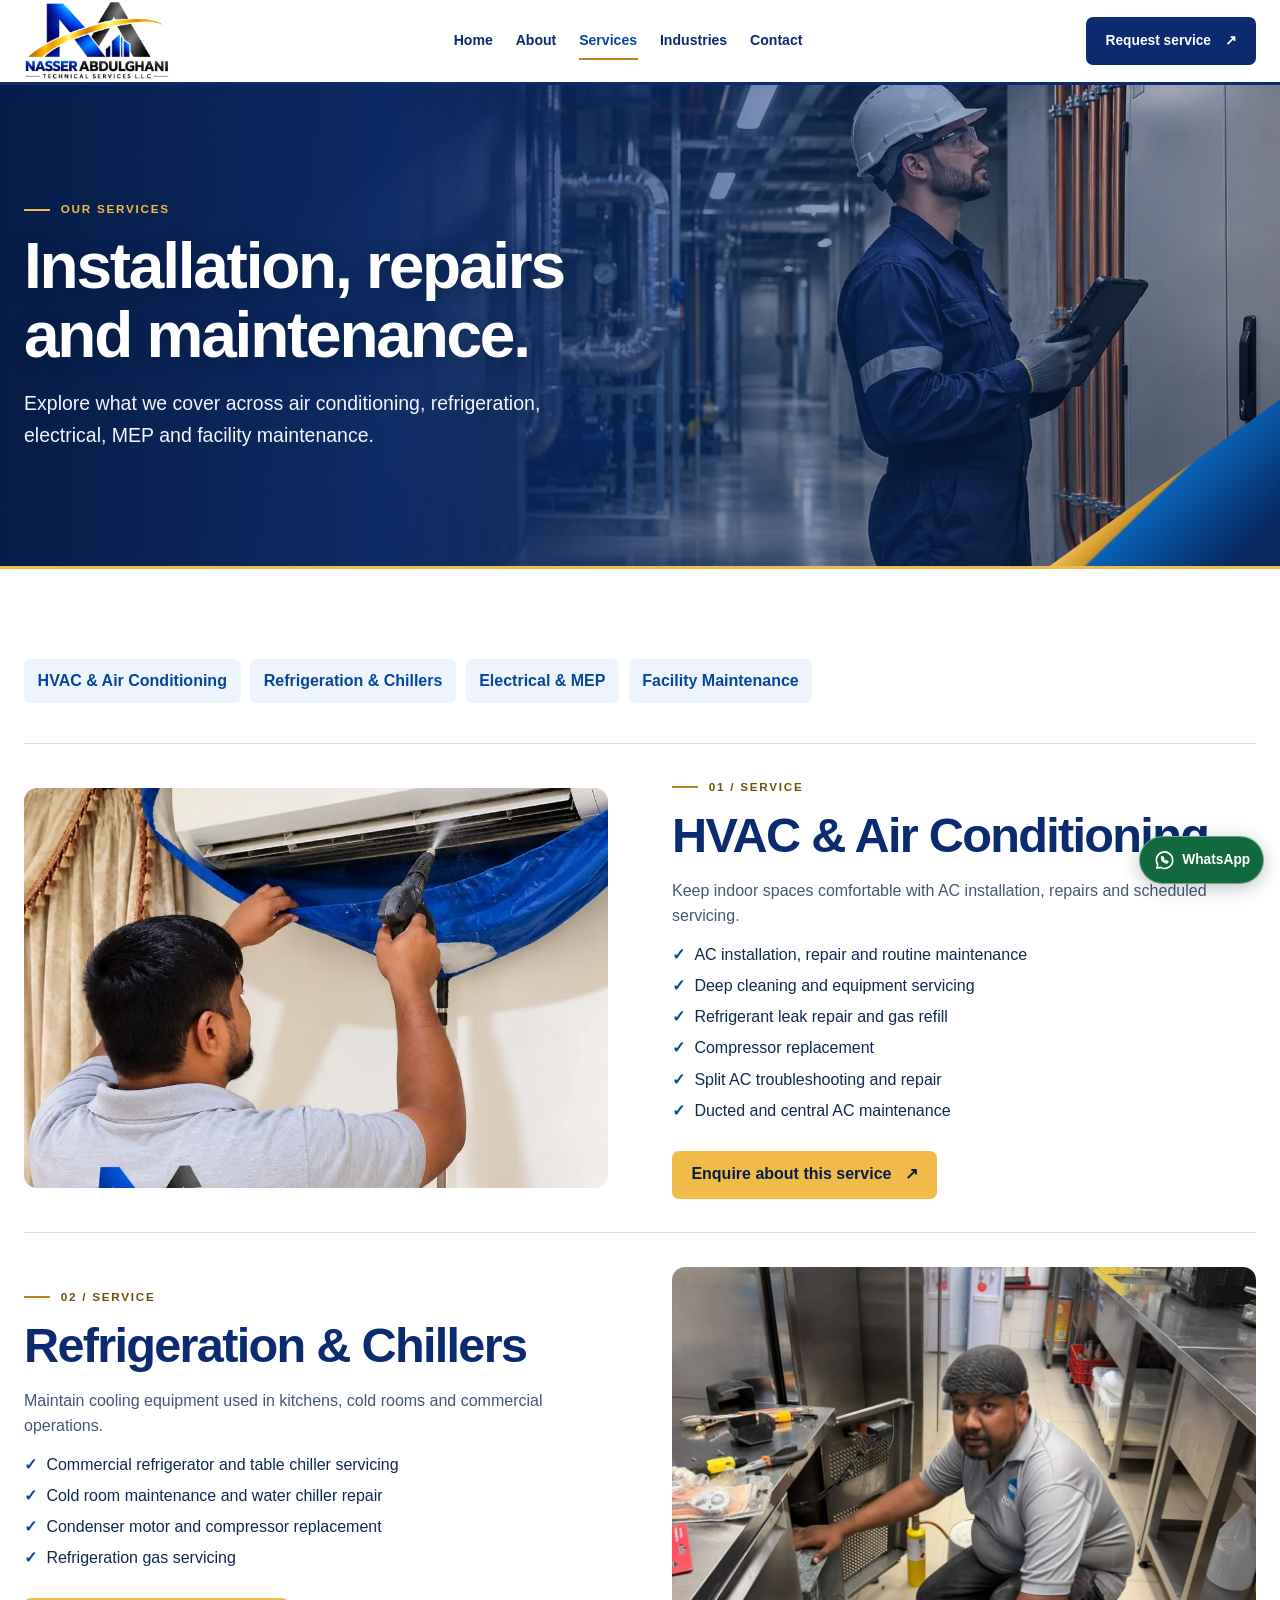
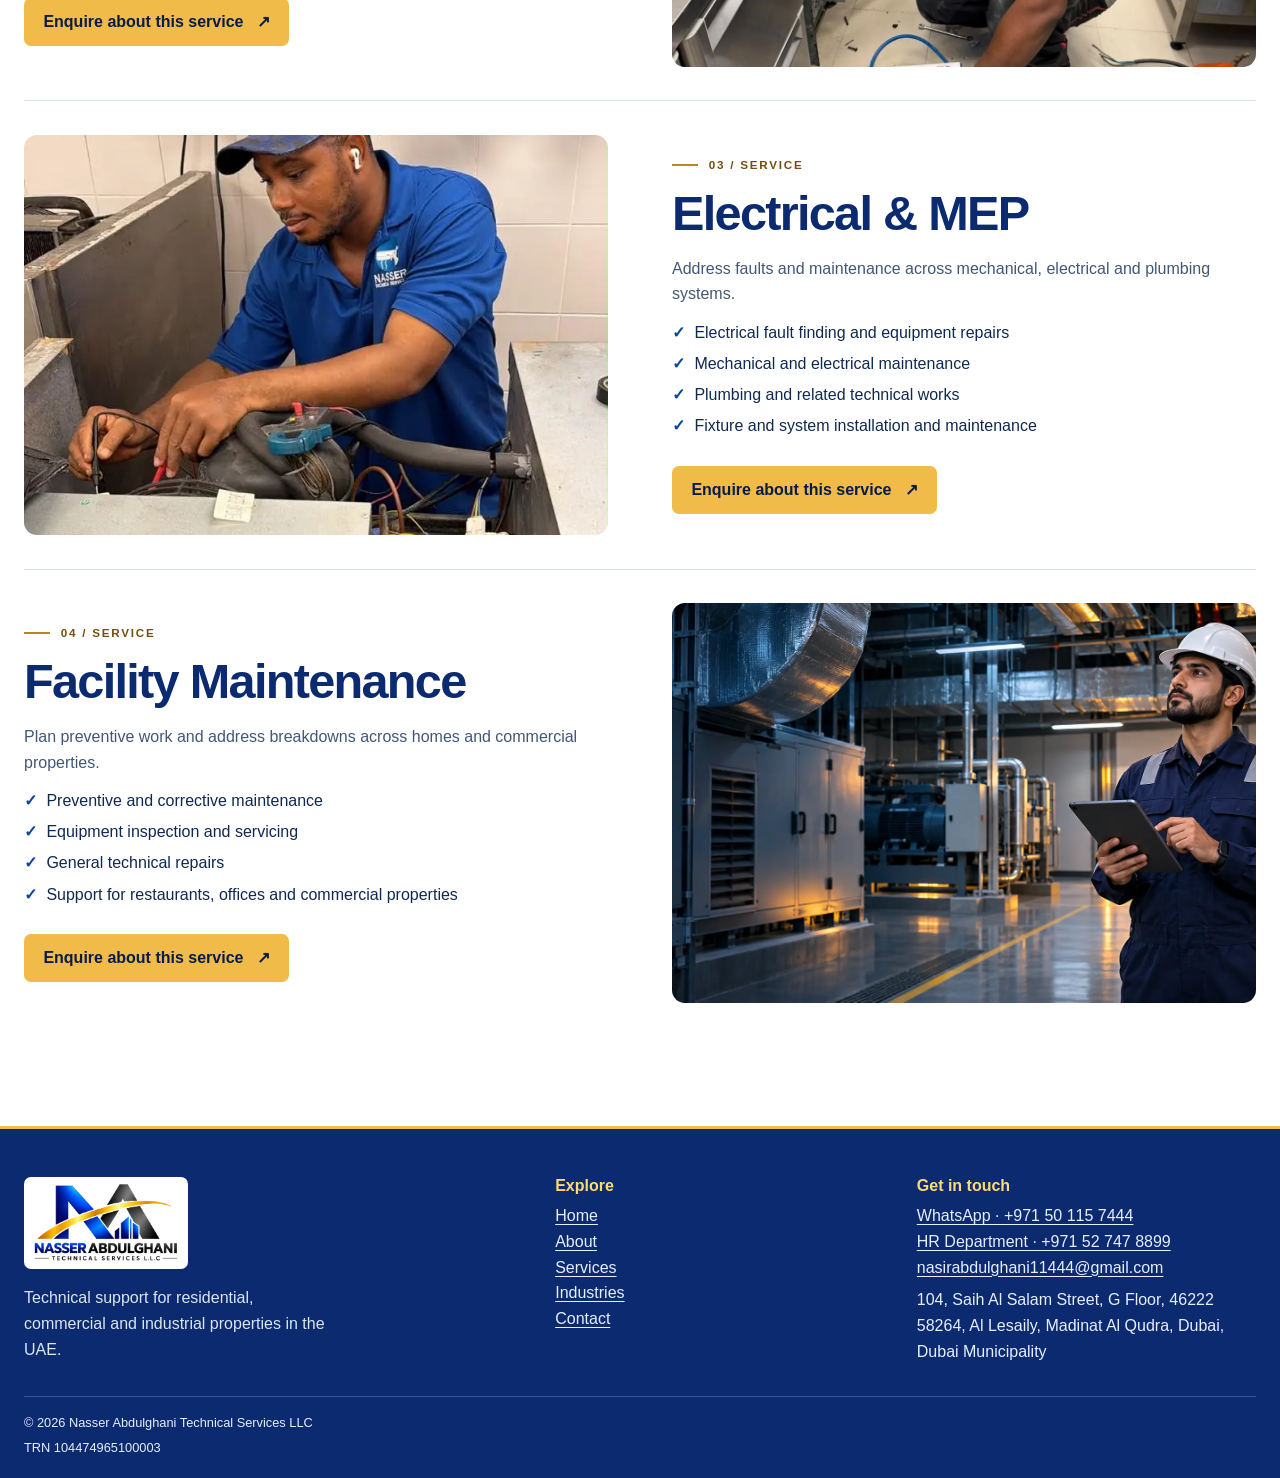
<file: services.html>
<!doctype html>
<html lang="en"><head><meta charset="utf-8"><meta name="viewport" content="width=device-width, initial-scale=1"><meta name="description" content="Explore HVAC, refrigeration, electrical, plumbing and facility maintenance services."><meta name="theme-color" content="#0b2a70"><title>Services | Nasser Abdulghani Technical Services LLC</title><link rel="icon" href="assets/favicon.png" type="image/png"><link rel="stylesheet" href="styles.css"><script src="script.js" defer></script></head>
<body><a class="skip" href="#main">Skip to content</a><header class="header"><div class="wrap head"><a class="brand" href="index.html"><img class="company-logo" src="assets/company-logo.webp" alt="Nasser Abdulghani Technical Services LLC" width="880" height="485"></a><button class="menu" type="button" aria-controls="nav" aria-expanded="false">Menu <span aria-hidden="true">☰</span></button><nav id="nav" aria-label="Main navigation"><a href="index.html">Home</a><a href="about.html">About</a><a href="services.html" aria-current="page">Services</a><a href="industries.html">Industries</a><a href="contact.html">Contact</a></nav><a class="button header-cta" href="contact.html">Request service <span aria-hidden="true">↗</span></a></div></header>
<main id="main"><section class="subhero photo mep"><div class="wrap"><p class="eyebrow">OUR SERVICES</p><h1>Installation, repairs and maintenance.</h1><p class="lede">Explore what we cover across air conditioning, refrigeration, electrical, MEP and facility maintenance.</p></div></section><section class="wrap section service-list" aria-label="Service details"><div class="jump"><a href="#hvac">HVAC & Air Conditioning</a><a href="#chiller">Refrigeration & Chillers</a><a href="#mep">Electrical & MEP</a><a href="#facility">Facility Maintenance</a></div><article class="split service-row" id="hvac"><img class="work-photo indoor-ac-cleaning" src="assets/indoor-ac-cleaning.webp" alt="Technician deep cleaning a wall-mounted indoor AC unit" loading="lazy" width="960" height="1280"><div><p class="eyebrow">01 / SERVICE</p><h2>HVAC & Air Conditioning</h2><p>Keep indoor spaces comfortable with AC installation, repairs and scheduled servicing.</p><ul class="checklist"><li>AC installation, repair and routine maintenance</li><li>Deep cleaning and equipment servicing</li><li>Refrigerant leak repair and gas refill</li><li>Compressor replacement</li><li>Split AC troubleshooting and repair</li><li>Ducted and central AC maintenance</li></ul><a class="button " href="https://wa.me/971501157444?text=Hello%2C%20I%20would%20like%20to%20enquire%20about%20HVAC%20%26%20Air%20Conditioning">Enquire about this service <span aria-hidden="true">↗</span></a></div></article><article class="split service-row" id="chiller"><img class="work-photo commercial-fridge-service" src="assets/commercial-fridge-service.webp" alt="Technician servicing refrigeration equipment in a commercial kitchen" loading="lazy" width="1200" height="1600"><div><p class="eyebrow">02 / SERVICE</p><h2>Refrigeration & Chillers</h2><p>Maintain cooling equipment used in kitchens, cold rooms and commercial operations.</p><ul class="checklist"><li>Commercial refrigerator and table chiller servicing</li><li>Cold room maintenance and water chiller repair</li><li>Condenser motor and compressor replacement</li><li>Refrigeration gas servicing</li></ul><a class="button " href="https://wa.me/971501157444?text=Hello%2C%20I%20would%20like%20to%20enquire%20about%20Refrigeration%20%26%20Chillers">Enquire about this service <span aria-hidden="true">↗</span></a></div></article><article class="split service-row" id="mep"><img class="work-photo equipment-diagnostics" src="assets/equipment-diagnostics.webp" alt="Technician using a meter to troubleshoot cooling equipment" loading="lazy" width="720" height="1280"><div><p class="eyebrow">03 / SERVICE</p><h2>Electrical & MEP</h2><p>Address faults and maintenance across mechanical, electrical and plumbing systems.</p><ul class="checklist"><li>Electrical fault finding and equipment repairs</li><li>Mechanical and electrical maintenance</li><li>Plumbing and related technical works</li><li>Fixture and system installation and maintenance</li></ul><a class="button " href="https://wa.me/971501157444?text=Hello%2C%20I%20would%20like%20to%20enquire%20about%20Electrical%20%26%20MEP">Enquire about this service <span aria-hidden="true">↗</span></a></div></article><article class="split service-row" id="facility"><img src="assets/facility.webp" alt="Illustrative view of facility maintenance" loading="lazy" width="1752" height="897"><div><p class="eyebrow">04 / SERVICE</p><h2>Facility Maintenance</h2><p>Plan preventive work and address breakdowns across homes and commercial properties.</p><ul class="checklist"><li>Preventive and corrective maintenance</li><li>Equipment inspection and servicing</li><li>General technical repairs</li><li>Support for restaurants, offices and commercial properties</li></ul><a class="button " href="https://wa.me/971501157444?text=Hello%2C%20I%20would%20like%20to%20enquire%20about%20Facility%20Maintenance">Enquire about this service <span aria-hidden="true">↗</span></a></div></article></section></main>
<footer><div class="wrap footer-grid"><div><a class="brand" href="index.html"><img class="company-logo" src="assets/company-logo.webp" alt="Nasser Abdulghani Technical Services LLC" width="880" height="485"></a><p>Technical support for residential, commercial and industrial properties in the UAE.</p></div><div><h2>Explore</h2><div class="foot-links"><a href="index.html">Home</a><a href="about.html">About</a><a href="services.html" aria-current="page">Services</a><a href="industries.html">Industries</a><a href="contact.html">Contact</a></div></div><div><h2>Get in touch</h2><a href="https://wa.me/971501157444">WhatsApp · +971 50 115 7444</a><a class="phone-only" href="tel:+97145474777">Office · +971 4 547 4777</a><a href="tel:+971527478899">HR Department · +971 52 747 8899</a><a href="mailto:nasirabdulghani11444@gmail.com">nasirabdulghani11444@gmail.com</a><address>104, Saih Al Salam Street, G Floor, 46222 58264, Al Lesaily, Madinat Al Qudra, Dubai, Dubai Municipality</address></div></div><div class="wrap legal">© <span data-year></span> Nasser Abdulghani Technical Services LLC <span class="tax-id">TRN 104474965100003</span></div></footer>
<aside class="quick" aria-label="Quick contact"><a class="quick-call phone-only" href="tel:+971501157444" aria-label="Call +971 50 115 7444"><svg viewBox="0 0 24 24" width="23" height="23" fill="none" stroke="currentColor" stroke-width="1.7" stroke-linecap="round" stroke-linejoin="round" aria-hidden="true"><path d="M22 16.9v3a2 2 0 0 1-2.2 2A18 18 0 0 1 3 5.2 2 2 0 0 1 5 3h3a2 2 0 0 1 2 1.7l.5 3a2 2 0 0 1-.5 2.1l-1.3 1.3a14 14 0 0 0 4.3 4.3l1.3-1.3a2 2 0 0 1 2.1-.5l3 .5A2 2 0 0 1 22 16.9z"/></svg><span>Call</span></a><a class="quick-chat" href="https://wa.me/971501157444" aria-label="Chat on WhatsApp"><svg viewBox="0 0 24 24" width="23" height="23" fill="none" stroke="currentColor" stroke-width="1.7" stroke-linecap="round" stroke-linejoin="round" aria-hidden="true"><path d="M20.5 11.7a8.5 8.5 0 0 1-12.6 7.5L4 20l.9-3.8a8.5 8.5 0 1 1 15.6-4.5z"/><path d="M9 8.5c.1 3.3 2.3 5.5 5.5 6l1-1.3-2-1-1 1a6 6 0 0 1-2-2l.7-.9-.9-2z"/></svg><span>WhatsApp</span></a></aside>
</body></html>
</file>
<file: styles.css>
:root{color-scheme:light;--navy:#101c2c;--deep:#0a1420;--gold:#f6ba55;--ink:#172539;--muted:#4a5b6c;--line:#dbe2e8;--pale:#f1f5f8;--width:1250px;font-family:Arial,Helvetica,sans-serif}
*{box-sizing:border-box}body{margin:0;color:var(--ink);background:#fff;line-height:1.6}a{color:inherit}button,input,select,textarea{font:inherit}button{cursor:pointer}img{display:block;max-width:100%;object-fit:cover}h1,h2,h3,p,figure{margin:0}h1,h2,h3{line-height:1.08;letter-spacing:-.035em;text-wrap:balance}h1,.slide h2{font-size:clamp(2.7rem,6vw,6rem);max-width:12ch}h2{font-size:clamp(2rem,3.8vw,3.65rem)}h3{font-size:1.4rem}p{color:var(--muted)}h2+p,h3+p,p+p{margin-top:1rem}.wrap{width:min(calc(100% - 3rem),var(--width));margin-inline:auto}.section{padding-block:clamp(3.5rem,7vw,7rem)}.skip{position:fixed;z-index:20;top:1rem;left:1rem;transform:translateY(-200%);background:white;padding:.75rem}.skip:focus{transform:none}:focus-visible{outline:3px solid #087d8a;outline-offset:4px}.photo :focus-visible,footer :focus-visible,.carousel-bar :focus-visible{outline-color:var(--gold)}
.header{background:#fff;border-bottom:1px solid var(--line);position:relative;z-index:5}.head{min-height:82px;display:flex;justify-content:space-between;gap:1.5rem;align-items:center}.brand{display:inline-flex;align-items:center;gap:.65rem;text-decoration:none;font-size:.87rem;line-height:1.22;font-weight:800;letter-spacing:.04em}.brandmark{display:grid;place-items:center;background:var(--gold);color:var(--navy);width:43px;height:43px;border-radius:9px;font-size:1.15rem;letter-spacing:-.06em;flex:none}.brand small{display:block;font-size:.61rem;letter-spacing:.12em;margin-top:.18rem}.head nav{display:flex;gap:1.35rem;align-items:center}.head nav a{text-decoration:none;padding:.45rem .04rem;font-weight:700;font-size:.88rem;border-bottom:2px solid transparent}.head nav a:hover,.head nav a[aria-current]{border-color:#b37515}.menu{display:none}.button{display:inline-flex;justify-content:center;align-items:center;gap:.85rem;min-height:48px;padding:.72rem 1.15rem;border:1px solid transparent;border-radius:7px;background:var(--gold);color:var(--deep);font-weight:800;text-decoration:none;line-height:1.3}.button:hover{background:#ffcf7b}.header-cta{background:var(--navy);color:white;font-size:.86rem}.header-cta:hover{background:#2a3b50}.outline{background:transparent;border-color:#ffffff8a;color:white}.outline:hover{background:#ffffff24}.light{background:white}.light:hover{background:#fff0d8}
.eyebrow{display:flex;align-items:center;gap:.65rem;font-size:.73rem;font-weight:800;letter-spacing:.15em;color:#785015;margin-bottom:.8rem}.eyebrow:before{content:"";width:1.65rem;height:2px;background:#c28727;flex:none}.photo,.cta{color:white;background-color:var(--navy)}.photo{background-image:linear-gradient(90deg,#091321f5 0%,#091321d9 31%,#09132172 64%,#09132138),var(--photo);background-size:cover;background-position:center}.hvac{--photo:url("assets/hvac.webp")}.chiller{--photo:url("assets/chiller.webp")}.mep{--photo:url("assets/mep.webp")}.facility{--photo:url("assets/facility.webp")}.photo .eyebrow,.cta .eyebrow{color:var(--gold)}.photo .eyebrow:before,.cta .eyebrow:before{background:var(--gold)}.lede{max-width:49ch;font-size:clamp(1rem,2vw,1.22rem);color:#eef4fa;margin-top:1.15rem}.carousel{position:relative;background:var(--navy)}.slide:not([hidden]){display:grid;align-items:center;min-height:clamp(570px,48vw,740px);padding-block:5rem 7rem}.actions{display:flex;gap:.75rem;flex-wrap:wrap;margin-top:1.7rem}.carousel-bar{position:absolute;bottom:1.6rem;left:50%;transform:translateX(-50%);display:flex;align-items:center;gap:1rem;color:white}.slide-select{display:flex;gap:.2rem}.slide-select button{background:transparent;border:0;padding:12px 5px}.slide-select button:after{content:"";display:block;width:26px;height:4px;background:#d6e0e7a8;border-radius:10px}.slide-select button[aria-pressed=true]:after{background:var(--gold)}.pause{border:0;background:#101c2cc7;color:white;border-radius:5px;padding:.35rem .65rem;font-size:.8rem}.carousel:not(.enhanced) .carousel-bar{display:none}.subhero{padding-block:clamp(4rem,9vw,8rem)}.subhero h1{max-width:17ch;font-size:clamp(2.5rem,5vw,5rem)}
.facts{background:var(--navy);color:white}.facts-grid{display:grid;grid-template-columns:repeat(3,1fr)}.facts-grid div{padding:1.45rem 1.2rem;border-left:1px solid #ffffff25}.facts-grid div:first-child{padding-left:0;border-left:0}.facts-grid strong,.facts-grid span{display:block}.facts-grid strong{color:var(--gold);font-size:clamp(1.15rem,2vw,1.65rem)}.facts-grid span{font-size:.87rem;color:#e0e8ef}.section-head{display:flex;justify-content:space-between;align-items:end;gap:1rem 2rem;margin-bottom:2rem}.section-head>p{max-width:35ch}.service-grid,.review-grid,.tile-grid{display:grid;gap:1rem}.service-grid{grid-template-columns:repeat(4,minmax(0,1fr))}.service-card,.tile-grid article,figure,.form-card{border:1px solid var(--line);border-radius:12px;background:white}.service-card{display:flex;flex-direction:column;overflow:hidden}.service-card img{width:100%;height:auto;aspect-ratio:1.6}.card-content{display:flex;flex-direction:column;align-items:start;flex:1;padding:1.2rem}.card-content p:not(.eyebrow){margin-bottom:1rem}.text-link{font-weight:800;text-underline-offset:4px;margin-top:auto}.band{background:var(--pale)}.split,.faq,.contact-grid{display:grid;grid-template-columns:repeat(2,minmax(0,1fr));align-items:center;gap:clamp(1.6rem,5vw,5rem)}.split img{height:auto;width:100%;aspect-ratio:1.46;border-radius:13px}.split .button,.cta .button{margin-top:1.35rem}.review-grid,.industries{grid-template-columns:repeat(3,minmax(0,1fr))}figure{padding:1.35rem 1.5rem;display:flex;flex-direction:column}.quote{font:3.8rem/.9 Georgia,serif;color:#9a621a}blockquote{margin:.25rem 0 1rem;font-size:1.04rem}figcaption{color:#526271;font-size:.88rem;font-weight:700;margin-top:auto}.faq,.contact-grid{align-items:start}.faq{grid-template-columns: .85fr 1.15fr}details{border-bottom:1px solid #cad5df}details:first-child{border-top:1px solid #cad5df}summary{cursor:pointer;display:flex;justify-content:space-between;align-items:center;gap:1rem;padding:1rem 0;font-weight:800;list-style:none}summary::-webkit-details-marker{display:none}summary:after{content:"+";font-size:1.3rem;color:#785015}details[open] summary:after{content:"−"}details p{padding-bottom:1rem}.cta{padding:clamp(1.65rem,5vw,4rem);border-radius:14px;background:linear-gradient(120deg,var(--deep),#233b52)}.cta p:not(.eyebrow),footer p{color:#dce6ee}.two{grid-template-columns:repeat(2,minmax(0,1fr))}.tile-grid article,.form-card{padding:clamp(1.25rem,3vw,2.4rem)}.jump{display:flex;flex-wrap:wrap;gap:.6rem;margin-bottom:2.5rem}.jump a{background:var(--pale);padding:.6rem .85rem;border-radius:6px;font-weight:700;text-decoration:none}.jump a:hover{background:#fce6bf}.service-row{padding-block:2.1rem;border-top:1px solid var(--line);scroll-margin-top:1rem}.service-row:nth-child(odd) img{order:2}.checklist{list-style:none;margin:.8rem 0 0;padding:0}.checklist li{padding-left:1.4rem;position:relative;margin-bottom:.35rem}.checklist li:before{content:"✓";position:absolute;left:0;color:#785015;font-weight:800}.contact-method{border-bottom:1px solid var(--line);padding:1.2rem 0}.contact-method a{font-weight:700;display:inline-block;margin-top:.45rem}.form-card{background:var(--pale)}.form-card h2{font-size:clamp(1.7rem,3vw,2.65rem)}form{display:grid;gap:.45rem;margin-top:1rem}form label{font-weight:700}form :is(input,select,textarea){width:100%;min-height:46px;border:1px solid #a7b5c3;border-radius:6px;background:white;color:var(--ink);padding:.6rem .7rem;margin-bottom:.45rem}textarea{resize:vertical}form button{justify-self:start}
footer{background:var(--deep);color:white;padding:3rem 0 1.2rem}.footer-grid{display:grid;grid-template-columns:1.5fr 1fr 1fr;gap:1.4rem}.footer-grid h2{font-size:1rem;letter-spacing:0;margin-bottom:.55rem}.footer-grid p{margin-top:.9rem;max-width:34ch}.footer-grid a:not(.brand){display:block;width:fit-content;color:#e5edf5;text-underline-offset:3px}.legal{border-top:1px solid #ffffff32;color:#e0e8ef;font-size:.8rem;margin-top:2rem;padding-top:1rem}.quick{position:fixed;right:max(1rem,env(safe-area-inset-right));bottom:max(1rem,env(safe-area-inset-bottom));display:flex;gap:.55rem;z-index:8}.quick a{display:inline-flex;align-items:center;gap:.4rem;min-height:48px;padding:.55rem .8rem;border:1px solid #fff6;border-radius:999px;color:white;text-decoration:none;font-weight:800;font-size:.86rem;box-shadow:0 4px 18px #0b172640}.quick-chat{background:#12683f}.quick-chat:hover{background:#0e5333}.quick-call{background:#203951}.quick-call:hover{background:#101c2c}
@media(min-width:1025px) and (pointer:fine){.phone-only,.quick .phone-only,.footer-grid a.phone-only{display:none}}
@media(max-width:1024px){.service-grid:not(.industries){grid-template-columns:repeat(2,minmax(0,1fr))}.header-cta{display:none}}
@media(max-width:760px){.wrap{width:calc(100% - 2rem)}.head{min-height:68px;flex-wrap:wrap;gap:.5rem}.enhanced .menu{display:inline-flex;align-items:center;gap:.4rem;border:1px solid var(--line);border-radius:6px;background:white;padding:.48rem .6rem;color:var(--ink);font-weight:700}.head nav{width:100%;flex-wrap:wrap;gap:.5rem 1rem;padding:.1rem 0 .7rem}.enhanced .head nav{display:none}.enhanced .head nav.open{display:flex}.section-head{display:block}.section-head>p{margin-top:.9rem}.split,.faq,.contact-grid{grid-template-columns:1fr}.service-row:nth-child(odd) img{order:0}.review-grid,.industries{grid-template-columns:1fr}.photo{background-image:linear-gradient(90deg,#091321e8,#0913218f),var(--photo);background-position:63% center}.slide:not([hidden]){min-height:540px}.footer-grid{grid-template-columns:1fr 1fr}.footer-grid>div:first-child{grid-column:1/-1}footer{padding-bottom:5rem}}
@media(max-width:440px){.brand{font-size:.72rem}.brand small{font-size:.54rem}.brandmark{width:37px;height:37px}.facts-grid{grid-template-columns:1fr}.facts-grid div,.facts-grid div:first-child{padding:.7rem 0;border:0;border-bottom:1px solid #ffffff25}.facts-grid div:last-child{border:0}.service-grid:not(.industries),.two{grid-template-columns:1fr}.actions .button{min-height:44px}.slide:not([hidden]){min-height:510px}.quick{right:.65rem}}

/* Company branding and on-site photography */
.company-logo{width:146px;height:auto;object-fit:contain}
.footer-grid .brand{background:white;padding:.35rem .55rem;border-radius:7px}
.footer-grid address,.contact-method address{font-style:normal;margin-top:.45rem}
.footer-grid address{color:#dce6ee;max-width:36ch}
.footer-grid a[href^="mailto:"],.contact-method a[href^="mailto:"]{overflow-wrap:anywhere}
.contact-method>p{margin-top:.45rem}
.tax-id{display:block;margin-top:.3rem}
.work-grid{display:grid;grid-template-columns:repeat(5,minmax(0,1fr));gap:1rem}
.work-grid figure{padding:0;overflow:hidden}
.work-grid img{width:100%;height:auto;aspect-ratio:3/4}
.work-grid figcaption{padding:.75rem;margin-top:0}
.split .work-photo{object-position:center 40%}
.split .indoor-ac-cleaning{object-position:center 23%}
.split .outdoor-ac-service{object-position:center 35%}
@media(max-width:900px){.work-grid{grid-template-columns:repeat(3,minmax(0,1fr))}}
@media(max-width:600px){.work-grid{grid-template-columns:repeat(2,minmax(0,1fr))}.company-logo{width:118px}.footer-grid>div:last-child{grid-column:1/-1}}

/* Company profile palette and angled graphic accents */
:root {
  --navy: #0b2a70;
  --deep: #061d49;
  --royal: #08469c;
  --gold: #f0bb48;
  --gold-light: #ffda73;
  --gold-ink: #74500e;
  --ink: #102950;
  --muted: #435775;
  --line: #d4e0ef;
  --pale: #edf4fc;
  --focus: #0b63bc;
}
:focus-visible { outline-color: var(--focus); }
.photo :focus-visible, footer :focus-visible, .carousel-bar :focus-visible,
.cta :focus-visible, .quick a:focus-visible { outline-color: var(--gold-light); }
.header {
  border-bottom: 3px solid var(--navy);
  box-shadow: 0 3px 14px #0b2a7012;
}
.head nav a { color: var(--navy); }
.head nav a:hover, .head nav a[aria-current] { border-color: #bc861f; }
.head nav a[aria-current] { color: var(--royal); }
.button { background: var(--gold); color: var(--deep); }
.button:hover { background: var(--gold-light); }
.header-cta { background: var(--navy); color: white; }
.header-cta:hover { background: var(--royal); }
.outline {
  background: #0b2a7059;
  border-color: #dfeaffab;
  color: white;
}
.outline:hover { background: #1255a2; }
.light { background: white; color: var(--navy); }
.light:hover { background: #fdf0ca; }
.eyebrow { color: var(--gold-ink); }
.eyebrow:before { background: #bb861f; }

.photo {
  position: relative;
  isolation: isolate;
  border-bottom: 3px solid var(--gold);
  background-image:
    linear-gradient(90deg, #061d49fa 0%, #0a2b68e8 30%, #0b367a82 62%, #0b2a7029 100%),
    var(--photo);
}
.photo::after {
  content: "";
  position: absolute;
  z-index: -1;
  inset: auto 0 0 auto;
  width: clamp(92px, 18vw, 285px);
  height: clamp(65px, 13vw, 190px);
  background: linear-gradient(136deg, #f7ce65 40%, #ce9125 51%, #0961b5 52%, #08285e 87%);
  clip-path: polygon(100% 0, 100% 100%, 0 100%);
  pointer-events: none;
}
.slide h1, .slide h2, .subhero h1 {
  text-shadow: 0 2px 18px #06163370;
}
.photo .lede { color: #f1f6ff; }
.carousel, .facts { background: var(--navy); }
.pause { background: #071f4ee8; }
.facts {
  background: linear-gradient(105deg, #0a2664, #0b377e 72%, #0a2a6d);
}
.facts-grid span { color: #e5efff; }
.section-head h2, .split h2, .faq h2, .contact-grid h2 { color: var(--navy); }
.band { background: linear-gradient(135deg, #edf4fc, #f7faff 72%); }
.service-card, .tile-grid article, figure, .form-card {
  box-shadow: 0 10px 24px #143a7310;
}
.service-card h3, .tile-grid h3, .contact-method h3 { color: var(--navy); }
.service-card .card-content { border-top: 3px solid var(--gold); }
.text-link, .contact-method a, .jump a { color: var(--royal); }
.text-link:hover, .contact-method a:hover { color: var(--navy); }
.tile-grid article { border-top: 3px solid var(--royal); }
.work-grid figcaption { color: var(--navy); border-top: 2px solid var(--gold); }
.quote { color: #a46b12; }
.review-grid figure { border-top: 3px solid var(--royal); }
details, details:first-child { border-color: #c1d3ec; }
summary { color: var(--navy); }
summary:after { color: var(--royal); }
details[open] summary { color: var(--royal); }
.jump a:hover { background: #fcecc2; }
.checklist li:before { color: var(--royal); }
.form-card { border-top: 3px solid var(--royal); }
form :is(input,select,textarea) { border-color: #9db3d2; }
.cta {
  position: relative;
  isolation: isolate;
  overflow: hidden;
  background: linear-gradient(110deg, var(--deep), var(--navy) 62%, var(--royal));
  border-bottom: 3px solid var(--gold);
}
.cta::after {
  content: "";
  position: absolute;
  z-index: -1;
  inset: 0 0 0 auto;
  width: min(25%, 265px);
  background: linear-gradient(125deg, transparent 47%, #f0bb48 48% 53%, #1776c7 54%, #0b2a70 90%);
  clip-path: polygon(100% 0, 100% 100%, 0 100%);
  opacity: .7;
}
footer { background: var(--navy); border-top: 3px solid var(--gold); }
.footer-grid h2 { color: var(--gold-light); }
.footer-grid a:not(.brand), .footer-grid address, .legal { color: #e7efff; }
.quick-call { background: var(--navy); }
.quick-call:hover { background: var(--royal); }

@media (max-width: 760px) {
  .photo {
    background-image: linear-gradient(90deg, #061d49ed, #0b327ca6), var(--photo);
  }
  .cta::after { opacity: .35; }
}
</file>
